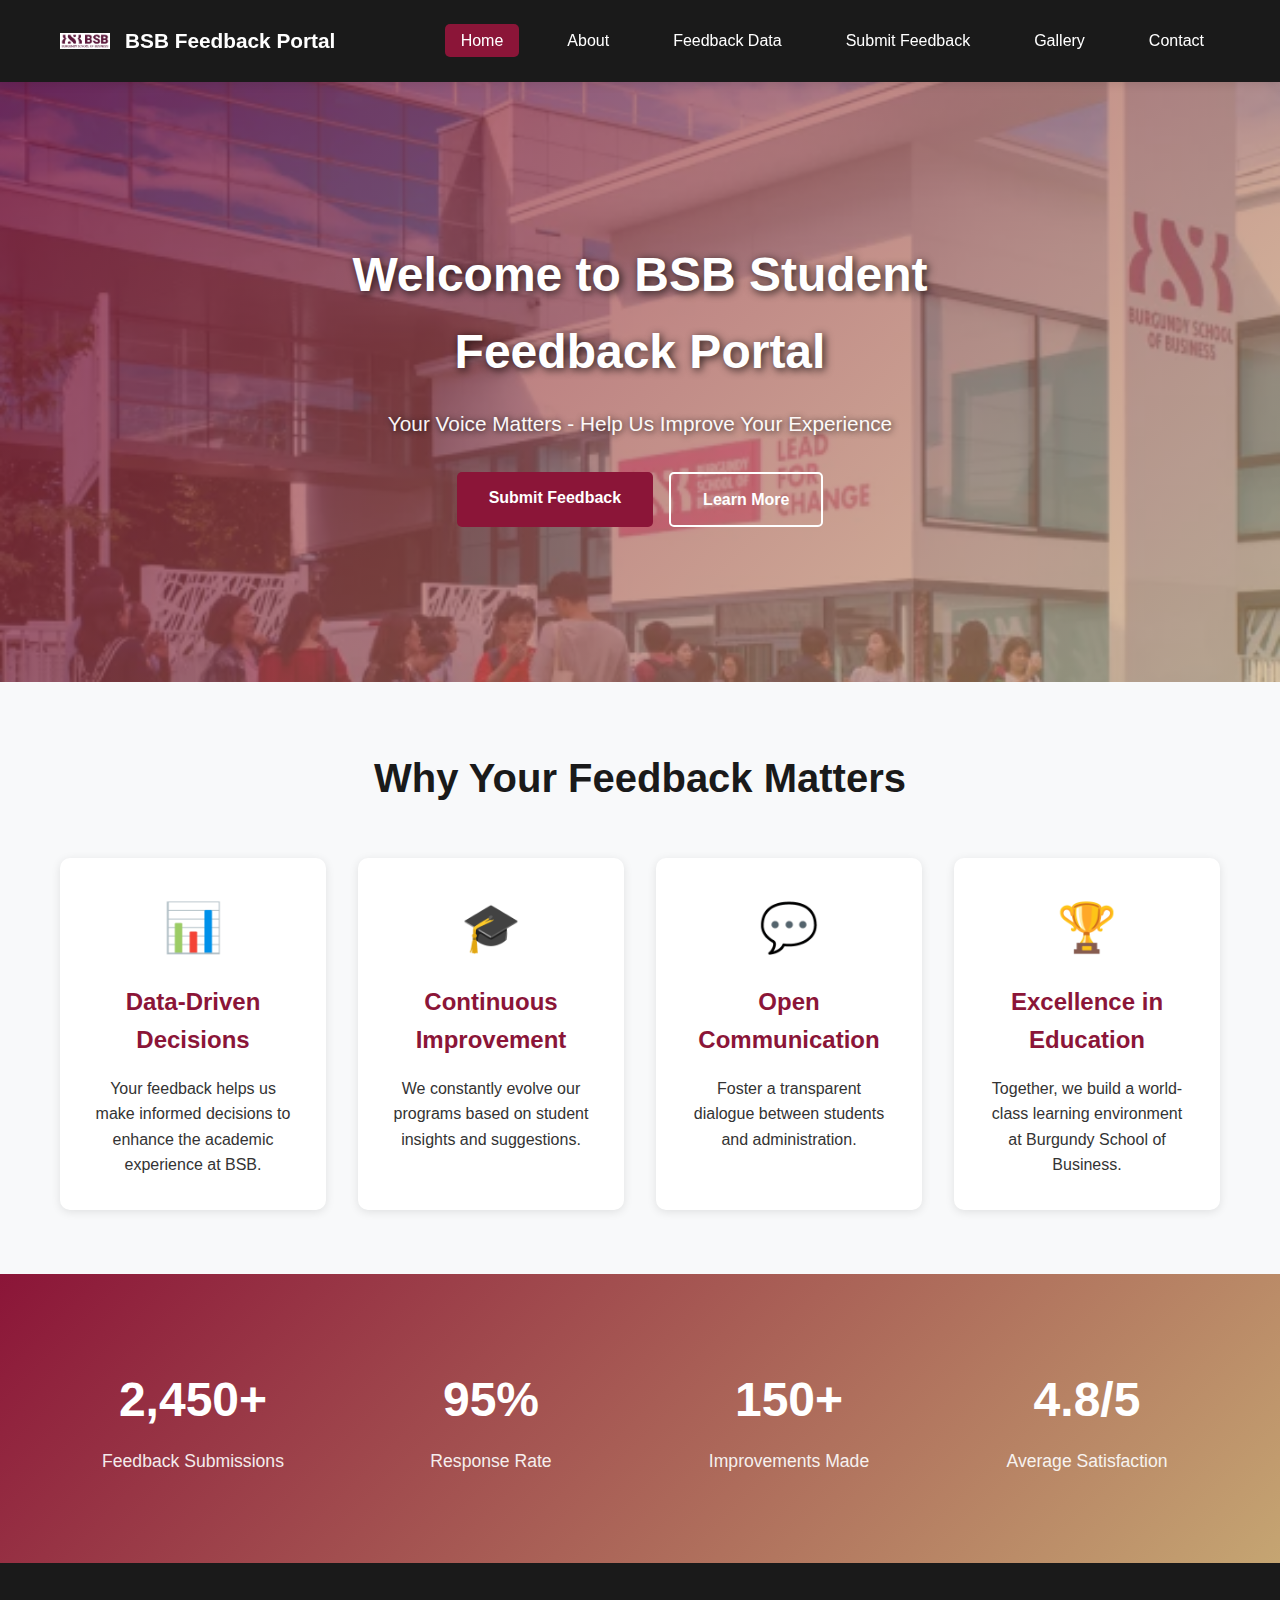
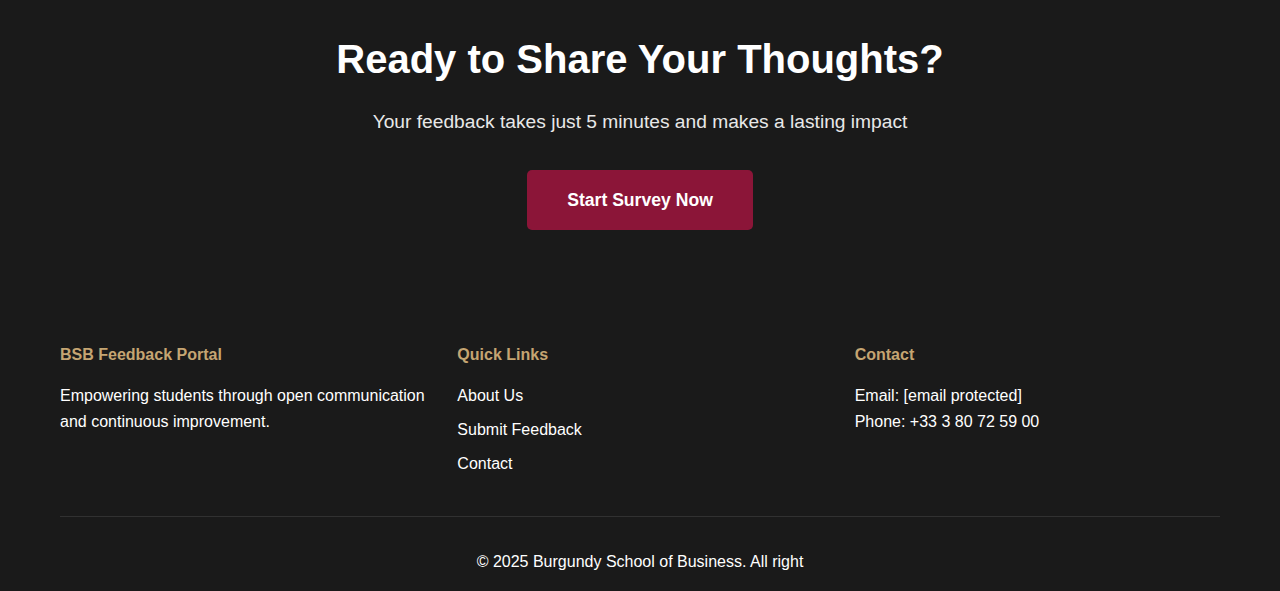
<file: index.html>
<!DOCTYPE html>
<html lang="en">
<head>
    <meta charset="UTF-8">
    <meta name="viewport" content="width=device-width, initial-scale=1.0">
    <title>BSB Student Feedback Portal</title>
    <link rel="stylesheet" href="styles.css">
</head>
<body>
    <!-- Navigation -->
    <nav class="navbar">
        <div class="nav-container">
            <div class="nav-logo">
                <img src="bsb-logo.png" alt="BSB Logo" class="logo-img">
                <span class="logo-text">BSB Feedback Portal</span>
            </div>
            <button class="nav-toggle" id="navToggle">
                <span></span>
                <span></span>
                <span></span>
            </button>
            <ul class="nav-menu" id="navMenu">
                <li><a href="index.html" class="active">Home</a></li>
                <li><a href="about.html">About</a></li>
                <li><a href="data.html">Feedback Data</a></li>
                <li><a href="survey.html">Submit Feedback</a></li>
                <li><a href="gallery.html">Gallery</a></li>
                <li><a href="contact.html">Contact</a></li>
            </ul>
        </div>
    </nav>

    <!-- Hero Section with Background Image -->
    <section class="hero" style="background-image: url('university-background.jpg');">
        <div class="hero-overlay"></div>
        <div class="hero-content">
            <h1 class="hero-title">Welcome to BSB Student Feedback Portal</h1>
            <p class="hero-subtitle">Your Voice Matters - Help Us Improve Your Experience</p>
            <div class="hero-buttons">
                <a href="survey.html" class="btn btn-primary">Submit Feedback</a>
                <a href="about.html" class="btn btn-secondary">Learn More</a>
            </div>
        </div>
    </section>

    <!-- Features Section -->
    <section class="features">
        <div class="container">
            <h2 class="section-title">Why Your Feedback Matters</h2>
            <div class="features-grid">
                <div class="feature-card">
                    <div class="feature-icon">📊</div>
                    <h3>Data-Driven Decisions</h3>
                    <p>Your feedback helps us make informed decisions to enhance the academic experience at BSB.</p>
                </div>
                <div class="feature-card">
                    <div class="feature-icon">🎓</div>
                    <h3>Continuous Improvement</h3>
                    <p>We constantly evolve our programs based on student insights and suggestions.</p>
                </div>
                <div class="feature-card">
                    <div class="feature-icon">💬</div>
                    <h3>Open Communication</h3>
                    <p>Foster a transparent dialogue between students and administration.</p>
                </div>
                <div class="feature-card">
                    <div class="feature-icon">🏆</div>
                    <h3>Excellence in Education</h3>
                    <p>Together, we build a world-class learning environment at Burgundy School of Business.</p>
                </div>
            </div>
        </div>
    </section>

    <!-- Stats Section -->
    <section class="stats">
        <div class="container">
            <div class="stats-grid">
                <div class="stat-item">
                    <h3 class="stat-number">2,450+</h3>
                    <p class="stat-label">Feedback Submissions</p>
                </div>
                <div class="stat-item">
                    <h3 class="stat-number">95%</h3>
                    <p class="stat-label">Response Rate</p>
                </div>
                <div class="stat-item">
                    <h3 class="stat-number">150+</h3>
                    <p class="stat-label">Improvements Made</p>
                </div>
                <div class="stat-item">
                    <h3 class="stat-number">4.8/5</h3>
                    <p class="stat-label">Average Satisfaction</p>
                </div>
            </div>
        </div>
    </section>

    <!-- CTA Section -->
    <section class="cta">
        <div class="container">
            <h2>Ready to Share Your Thoughts?</h2>
            <p>Your feedback takes just 5 minutes and makes a lasting impact</p>
            <a href="survey.html" class="btn btn-primary btn-large">Start Survey Now</a>
        </div>
    </section>

    <!-- Footer -->
    <footer class="footer">
        <div class="container">
            <div class="footer-content">
                <div class="footer-section">
                    <h4>BSB Feedback Portal</h4>
                    <p>Empowering students through open communication and continuous improvement.</p>
                </div>
                <div class="footer-section">
                    <h4>Quick Links</h4>
                    <ul>
                        <li><a href="about.html">About Us</a></li>
                        <li><a href="survey.html">Submit Feedback</a></li>
                        <li><a href="contact.html">Contact</a></li>
                    </ul>
                </div>
                <div class="footer-section">
                    <h4>Contact</h4>
                    <p>Email: <a href="/cdn-cgi/l/email-protection" class="__cf_email__" data-cfemail="e88e8d8d8c8a898b83a88a9b8ac68d8c9d">[email&#160;protected]</a></p>
                    <p>Phone: +33 3 80 72 59 00</p>
                </div>
            </div>
            <div class="footer-bottom">
                <p>&copy; 2025 Burgundy School of Business. All right
</file>
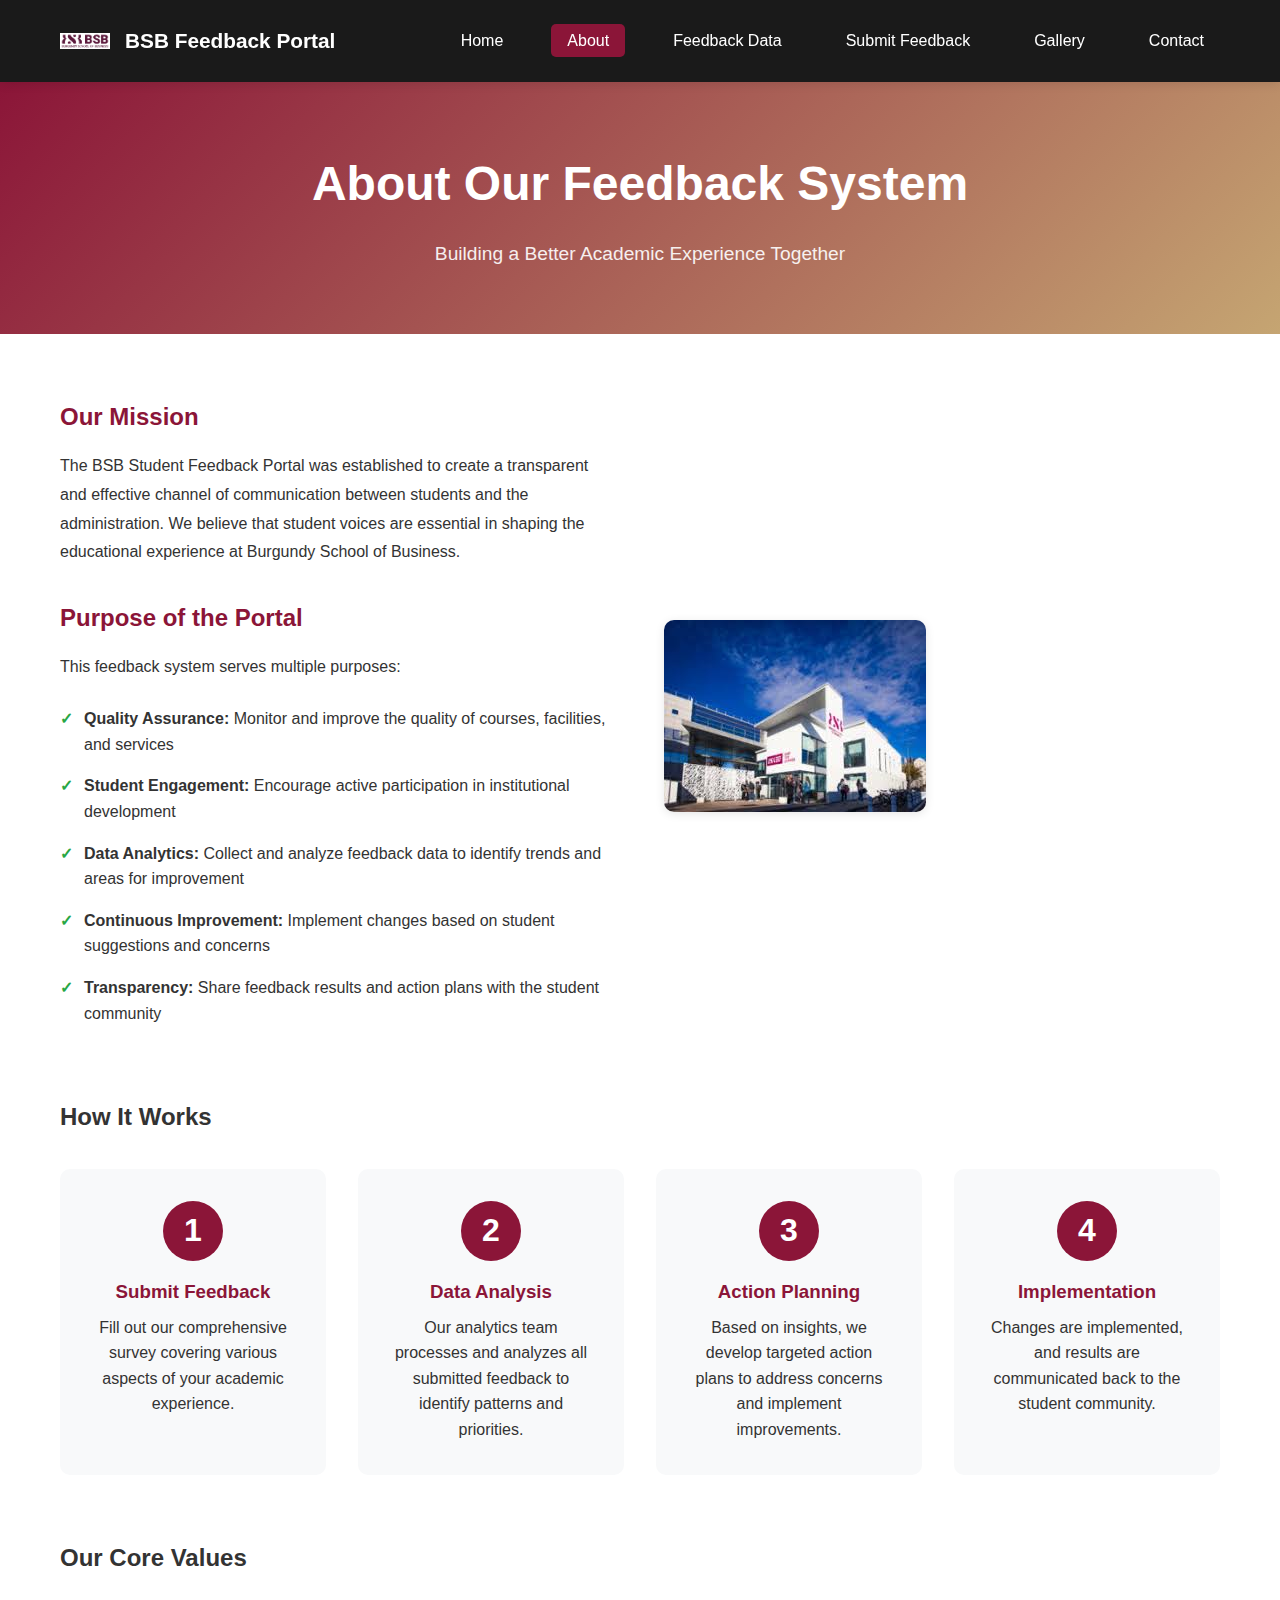
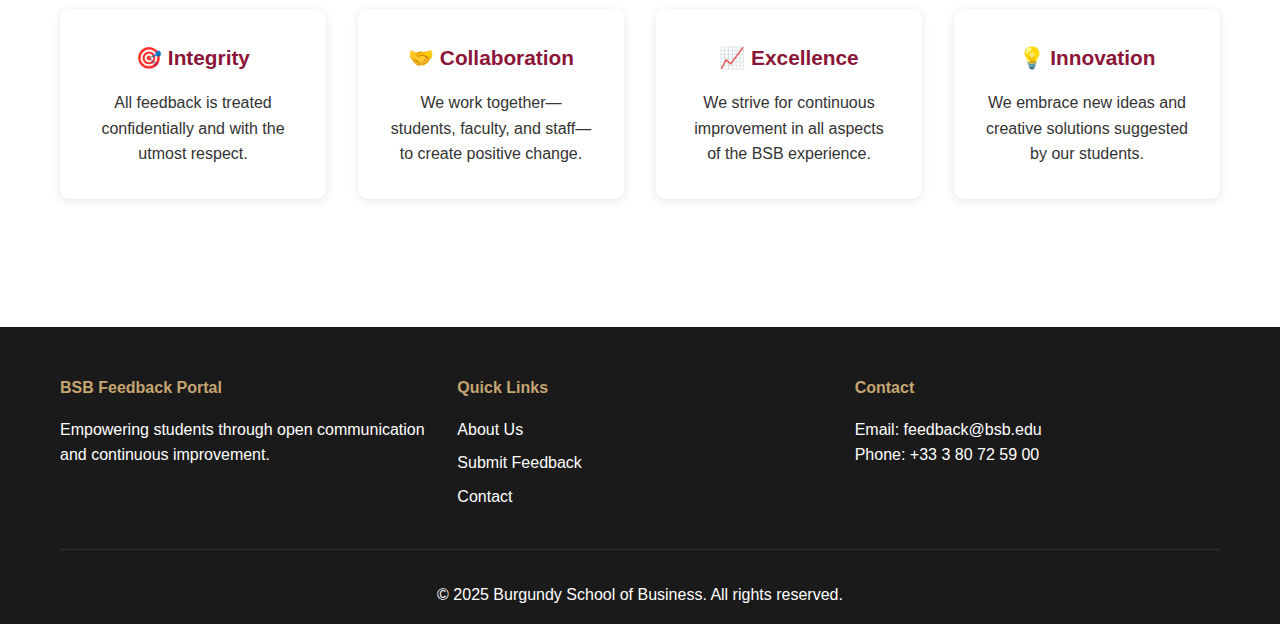
<file: about.html>
<!DOCTYPE html>
<html lang="en">
<head>
    <meta charset="UTF-8">
    <meta name="viewport" content="width=device-width, initial-scale=1.0">
    <title>About - BSB Student Feedback Portal</title>
    <link rel="stylesheet" href="styles.css">
</head>
<body>
    <!-- Navigation -->
    <nav class="navbar">
        <div class="nav-container">
            <div class="nav-logo">
                <img src="bsb-logo.png" alt="BSB Logo" class="logo-img">
                <span class="logo-text">BSB Feedback Portal</span>
            </div>
            <button class="nav-toggle" id="navToggle">
                <span></span>
                <span></span>
                <span></span>
            </button>
            <ul class="nav-menu" id="navMenu">
                <li><a href="index.html">Home</a></li>
                <li><a href="about.html" class="active">About</a></li>
                <li><a href="data.html">Feedback Data</a></li>
                <li><a href="survey.html">Submit Feedback</a></li>
                <li><a href="gallery.html">Gallery</a></li>
                <li><a href="contact.html">Contact</a></li>
            </ul>
        </div>
    </nav>

    <!-- Page Header -->
    <section class="page-header">
        <div class="container">
            <h1>About Our Feedback System</h1>
            <p>Building a Better Academic Experience Together</p>
        </div>
    </section>

    <!-- About Content -->
    <section class="about-content">
        <div class="container">
            <div class="about-grid">
                <div class="about-text">
                    <h2>Our Mission</h2>
                    <p>The BSB Student Feedback Portal was established to create a transparent and effective channel of communication between students and the administration. We believe that student voices are essential in shaping the educational experience at Burgundy School of Business.</p>
                    
                    <h2>Purpose of the Portal</h2>
                    <p>This feedback system serves multiple purposes:</p>
                    <ul class="about-list">
                        <li><strong>Quality Assurance:</strong> Monitor and improve the quality of courses, facilities, and services</li>
                        <li><strong>Student Engagement:</strong> Encourage active participation in institutional development</li>
                        <li><strong>Data Analytics:</strong> Collect and analyze feedback data to identify trends and areas for improvement</li>
                        <li><strong>Continuous Improvement:</strong> Implement changes based on student suggestions and concerns</li>
                        <li><strong>Transparency:</strong> Share feedback results and action plans with the student community</li>
                    </ul>
                </div>
                <div class="about-image">
                    <img src="about-illustration.jpg" alt="About BSB Feedback">
                </div>
            </div>

            <div class="about-process">
                <h2>How It Works</h2>
                <div class="process-grid">
                    <div class="process-step">
                        <div class="step-number">1</div>
                        <h3>Submit Feedback</h3>
                        <p>Fill out our comprehensive survey covering various aspects of your academic experience.</p>
                    </div>
                    <div class="process-step">
                        <div class="step-number">2</div>
                        <h3>Data Analysis</h3>
                        <p>Our analytics team processes and analyzes all submitted feedback to identify patterns and priorities.</p>
                    </div>
                    <div class="process-step">
                        <div class="step-number">3</div>
                        <h3>Action Planning</h3>
                        <p>Based on insights, we develop targeted action plans to address concerns and implement improvements.</p>
                    </div>
                    <div class="process-step">
                        <div class="step-number">4</div>
                        <h3>Implementation</h3>
                        <p>Changes are implemented, and results are communicated back to the student community.</p>
                    </div>
                </div>
            </div>

            <div class="about-values">
                <h2>Our Core Values</h2>
                <div class="values-grid">
                    <div class="value-card">
                        <h3>🎯 Integrity</h3>
                        <p>All feedback is treated confidentially and with the utmost respect.</p>
                    </div>
                    <div class="value-card">
                        <h3>🤝 Collaboration</h3>
                        <p>We work together—students, faculty, and staff—to create positive change.</p>
                    </div>
                    <div class="value-card">
                        <h3>📈 Excellence</h3>
                        <p>We strive for continuous improvement in all aspects of the BSB experience.</p>
                    </div>
                    <div class="value-card">
                        <h3>💡 Innovation</h3>
                        <p>We embrace new ideas and creative solutions suggested by our students.</p>
                    </div>
                </div>
            </div>
        </div>
    </section>

    <!-- Footer -->
    <footer class="footer">
        <div class="container">
            <div class="footer-content">
                <div class="footer-section">
                    <h4>BSB Feedback Portal</h4>
                    <p>Empowering students through open communication and continuous improvement.</p>
                </div>
                <div class="footer-section">
                    <h4>Quick Links</h4>
                    <ul>
                        <li><a href="about.html">About Us</a></li>
                        <li><a href="survey.html">Submit Feedback</a></li>
                        <li><a href="contact.html">Contact</a></li>
                    </ul>
                </div>
                <div class="footer-section">
                    <h4>Contact</h4>
                    <p>Email: feedback@bsb.edu</p>
                    <p>Phone: +33 3 80 72 59 00</p>
                </div>
            </div>
            <div class="footer-bottom">
                <p>&copy; 2025 Burgundy School of Business. All rights reserved.</p>
            </div>
        </div>
    </footer>

    <script src="script.js"></script>
</body>
</html>
</file>
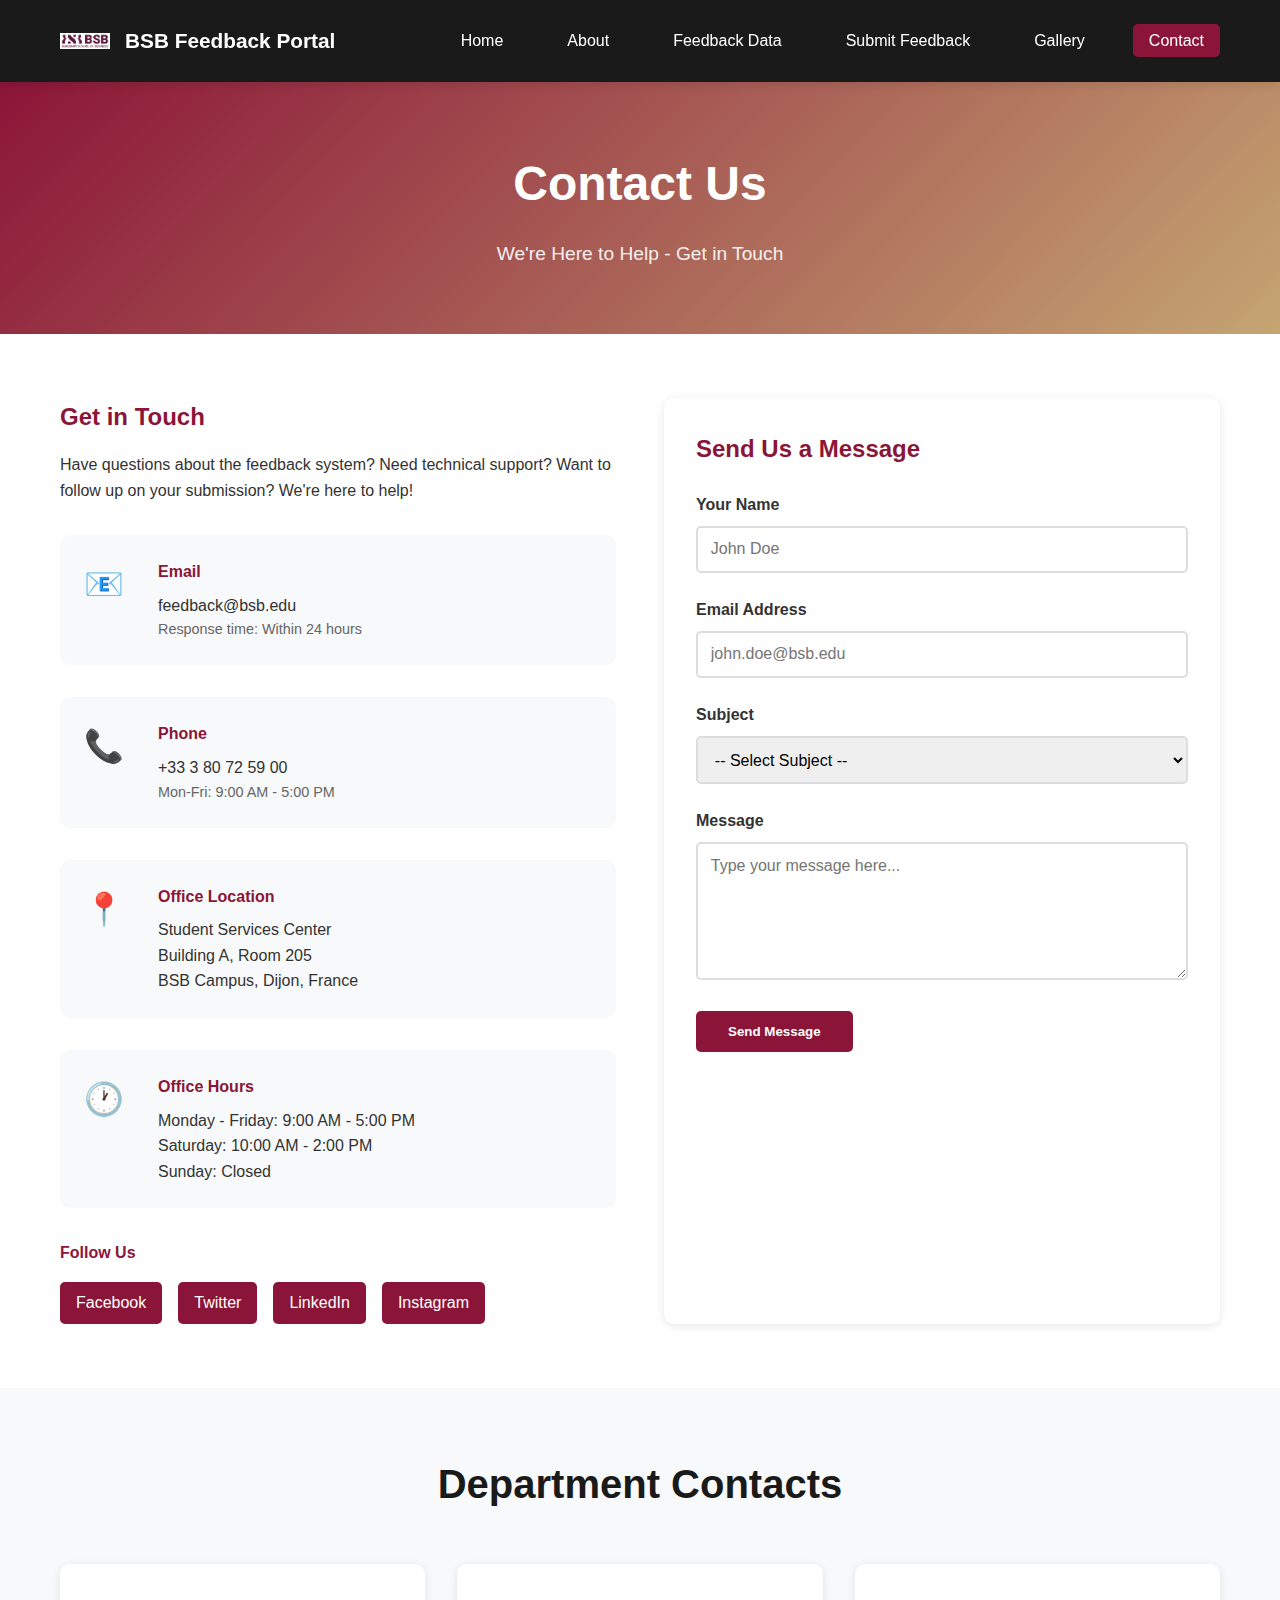
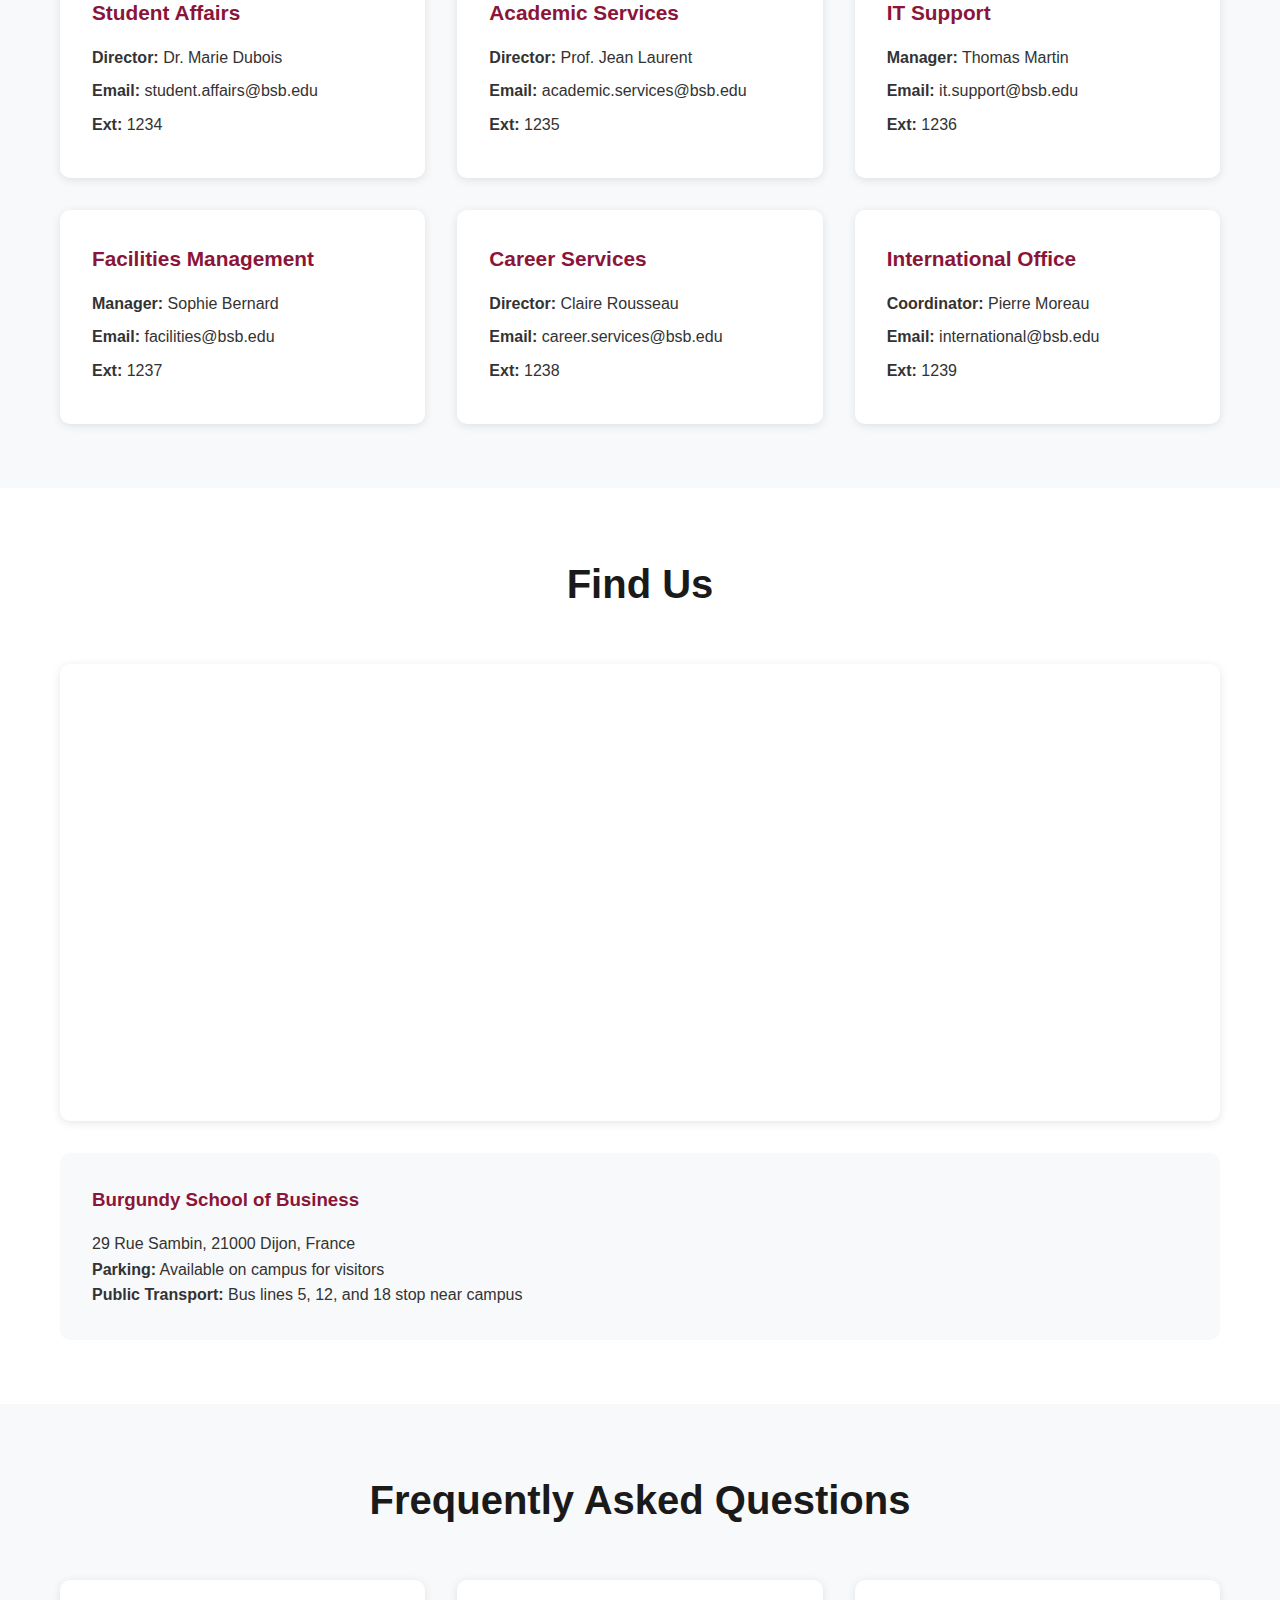
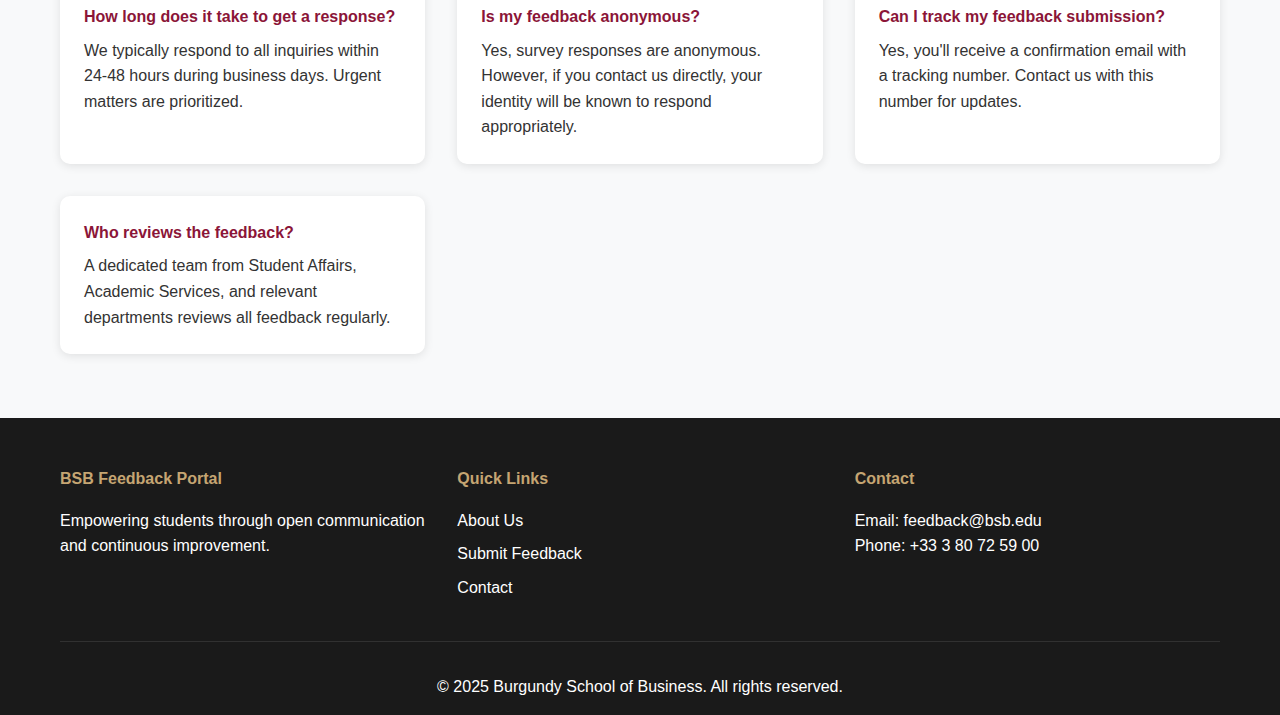
<file: contact.html>
<!DOCTYPE html>
<html lang="en">
<head>
    <meta charset="UTF-8">
    <meta name="viewport" content="width=device-width, initial-scale=1.0">
    <title>Contact - BSB Student Feedback Portal</title>
    <link rel="stylesheet" href="styles.css">
</head>
<body>
    <!-- Navigation -->
    <nav class="navbar">
        <div class="nav-container">
            <div class="nav-logo">
                <img src="bsb-logo.png" alt="BSB Logo" class="logo-img">
                <span class="logo-text">BSB Feedback Portal</span>
            </div>
            <button class="nav-toggle" id="navToggle">
                <span></span>
                <span></span>
                <span></span>
            </button>
            <ul class="nav-menu" id="navMenu">
                <li><a href="index.html">Home</a></li>
                <li><a href="about.html">About</a></li>
                <li><a href="data.html">Feedback Data</a></li>
                <li><a href="survey.html">Submit Feedback</a></li>
                <li><a href="gallery.html">Gallery</a></li>
                <li><a href="contact.html" class="active">Contact</a></li>
            </ul>
        </div>
    </nav>

    <!-- Page Header -->
    <section class="page-header">
        <div class="container">
            <h1>Contact Us</h1>
            <p>We're Here to Help - Get in Touch</p>
        </div>
    </section>

    <!-- Contact Content -->
    <section class="contact-section">
        <div class="container">
            <div class="contact-grid">
                <!-- Contact Information -->
                <div class="contact-info">
                    <h2>Get in Touch</h2>
                    <p>Have questions about the feedback system? Need technical support? Want to follow up on your submission? We're here to help!</p>
                    
                    <div class="contact-details">
                        <div class="contact-item">
                            <div class="contact-icon">📧</div>
                            <div class="contact-text">
                                <h4>Email</h4>
                                <p>feedback@bsb.edu</p>
                                <p class="small-text">Response time: Within 24 hours</p>
                            </div>
                        </div>
                        
                        <div class="contact-item">
                            <div class="contact-icon">📞</div>
                            <div class="contact-text">
                                <h4>Phone</h4>
                                <p>+33 3 80 72 59 00</p>
                                <p class="small-text">Mon-Fri: 9:00 AM - 5:00 PM</p>
                            </div>
                        </div>
                        
                        <div class="contact-item">
                            <div class="contact-icon">📍</div>
                            <div class="contact-text">
                                <h4>Office Location</h4>
                                <p>Student Services Center</p>
                                <p>Building A, Room 205</p>
                                <p>BSB Campus, Dijon, France</p>
                            </div>
                        </div>
                        
                        <div class="contact-item">
                            <div class="contact-icon">🕐</div>
                            <div class="contact-text">
                                <h4>Office Hours</h4>
                                <p>Monday - Friday: 9:00 AM - 5:00 PM</p>
                                <p>Saturday: 10:00 AM - 2:00 PM</p>
                                <p>Sunday: Closed</p>
                            </div>
                        </div>
                    </div>

                    <div class="social-links">
                        <h4>Follow Us</h4>
                        <div class="social-icons">
                            <a href="#" class="social-icon">Facebook</a>
                            <a href="#" class="social-icon">Twitter</a>
                            <a href="#" class="social-icon">LinkedIn</a>
                            <a href="#" class="social-icon">Instagram</a>
                        </div>
                    </div>
                </div>

                <!-- Contact Form -->
                <div class="contact-form-wrapper">
                    <h2>Send Us a Message</h2>
                    <div class="quick-contact-form">
                        <div class="form-group">
                            <label for="contactName">Your Name</label>
                            <input type="text" id="contactName" name="contactName" placeholder="John Doe" required>
                        </div>
                        
                        <div class="form-group">
                            <label for="contactEmail">Email Address</label>
                            <input type="email" id="contactEmail" name="contactEmail" placeholder="john.doe@bsb.edu" required>
                        </div>
                        
                        <div class="form-group">
                            <label for="subject">Subject</label>
                            <select id="subject" name="subject" required>
                                <option value="">-- Select Subject --</option>
                                <option value="general">General Inquiry</option>
                                <option value="technical">Technical Support</option>
                                <option value="followup">Follow-up on Feedback</option>
                                <option value="suggestion">Suggestion</option>
                                <option value="complaint">Complaint</option>
                                <option value="other">Other</option>
                            </select>
                        </div>
                        
                        <div class="form-group">
                            <label for="message">Message</label>
                            <textarea id="message" name="message" rows="6" placeholder="Type your message here..." required></textarea>
                        </div>
                        
                        <button type="button" class="btn btn-primary">Send Message</button>
                    </div>
                </div>
            </div>
        </div>
    </section>

    <!-- Department Contacts -->
    <section class="departments-section">
        <div class="container">
            <h2 class="section-title">Department Contacts</h2>
            <div class="departments-grid">
                <div class="department-card">
                    <h3>Student Affairs</h3>
                    <p><strong>Director:</strong> Dr. Marie Dubois</p>
                    <p><strong>Email:</strong> student.affairs@bsb.edu</p>
                    <p><strong>Ext:</strong> 1234</p>
                </div>
                
                <div class="department-card">
                    <h3>Academic Services</h3>
                    <p><strong>Director:</strong> Prof. Jean Laurent</p>
                    <p><strong>Email:</strong> academic.services@bsb.edu</p>
                    <p><strong>Ext:</strong> 1235</p>
                </div>
                
                <div class="department-card">
                    <h3>IT Support</h3>
                    <p><strong>Manager:</strong> Thomas Martin</p>
                    <p><strong>Email:</strong> it.support@bsb.edu</p>
                    <p><strong>Ext:</strong> 1236</p>
                </div>
                
                <div class="department-card">
                    <h3>Facilities Management</h3>
                    <p><strong>Manager:</strong> Sophie Bernard</p>
                    <p><strong>Email:</strong> facilities@bsb.edu</p>
                    <p><strong>Ext:</strong> 1237</p>
                </div>
                
                <div class="department-card">
                    <h3>Career Services</h3>
                    <p><strong>Director:</strong> Claire Rousseau</p>
                    <p><strong>Email:</strong> career.services@bsb.edu</p>
                    <p><strong>Ext:</strong> 1238</p>
                </div>
                
                <div class="department-card">
                    <h3>International Office</h3>
                    <p><strong>Coordinator:</strong> Pierre Moreau</p>
                    <p><strong>Email:</strong> international@bsb.edu</p>
                    <p><strong>Ext:</strong> 1239</p>
                </div>
            </div>
        </div>
    </section>

    <!-- Map Section -->
    <section class="map-section">
        <div class="container">
            <h2 class="section-title">Find Us</h2>
            <div class="map-container">
                <iframe 
                    src="https://www.google.com/maps/embed?pb=!1m18!1m12!1m3!1d2700.987654321098!2d5.041479!3d47.322047!2m3!1f0!2f0!3f0!3m2!1i1024!2i768!4f13.1!3m3!1m2!1s0x0%3A0x0!2zNDfCsDE5JzE5LjQiTiA1wrAwMicyOS4zIkU!5e0!3m2!1sen!2sfr!4v1234567890123!5m2!1sen!2sfr"
                    width="100%" 
                    height="450" 
                    style="border:0;" 
                    allowfullscreen="" 
                    loading="lazy" 
                    referrerpolicy="no-referrer-when-downgrade">
                </iframe>
            </div>
            <div class="map-info">
                <h3>Burgundy School of Business</h3>
                <p>29 Rue Sambin, 21000 Dijon, France</p>
                <p><strong>Parking:</strong> Available on campus for visitors</p>
                <p><strong>Public Transport:</strong> Bus lines 5, 12, and 18 stop near campus</p>
            </div>
        </div>
    </section>

    <!-- FAQ Section -->
    <section class="faq-section">
        <div class="container">
            <h2 class="section-title">Frequently Asked Questions</h2>
            <div class="faq-grid">
                <div class="faq-item">
                    <h4>How long does it take to get a response?</h4>
                    <p>We typically respond to all inquiries within 24-48 hours during business days. Urgent matters are prioritized.</p>
                </div>
                
                <div class="faq-item">
                    <h4>Is my feedback anonymous?</h4>
                    <p>Yes, survey responses are anonymous. However, if you contact us directly, your identity will be known to respond appropriately.</p>
                </div>
                
                <div class="faq-item">
                    <h4>Can I track my feedback submission?</h4>
                    <p>Yes, you'll receive a confirmation email with a tracking number. Contact us with this number for updates.</p>
                </div>
                
                <div class="faq-item">
                    <h4>Who reviews the feedback?</h4>
                    <p>A dedicated team from Student Affairs, Academic Services, and relevant departments reviews all feedback regularly.</p>
                </div>
            </div>
        </div>
    </section>

    <!-- Footer -->
    <footer class="footer">
        <div class="container">
            <div class="footer-content">
                <div class="footer-section">
                    <h4>BSB Feedback Portal</h4>
                    <p>Empowering students through open communication and continuous improvement.</p>
                </div>
                <div class="footer-section">
                    <h4>Quick Links</h4>
                    <ul>
                        <li><a href="about.html">About Us</a></li>
                        <li><a href="survey.html">Submit Feedback</a></li>
                        <li><a href="contact.html">Contact</a></li>
                    </ul>
                </div>
                <div class="footer-section">
                    <h4>Contact</h4>
                    <p>Email: feedback@bsb.edu</p>
                    <p>Phone: +33 3 80 72 59 00</p>
                </div>
            </div>
            <div class="footer-bottom">
                <p>&copy; 2025 Burgundy School of Business. All rights reserved.</p>
            </div>
        </div>
    </footer>

    <script src="script.js"></script>
</body>
</html>
</file>
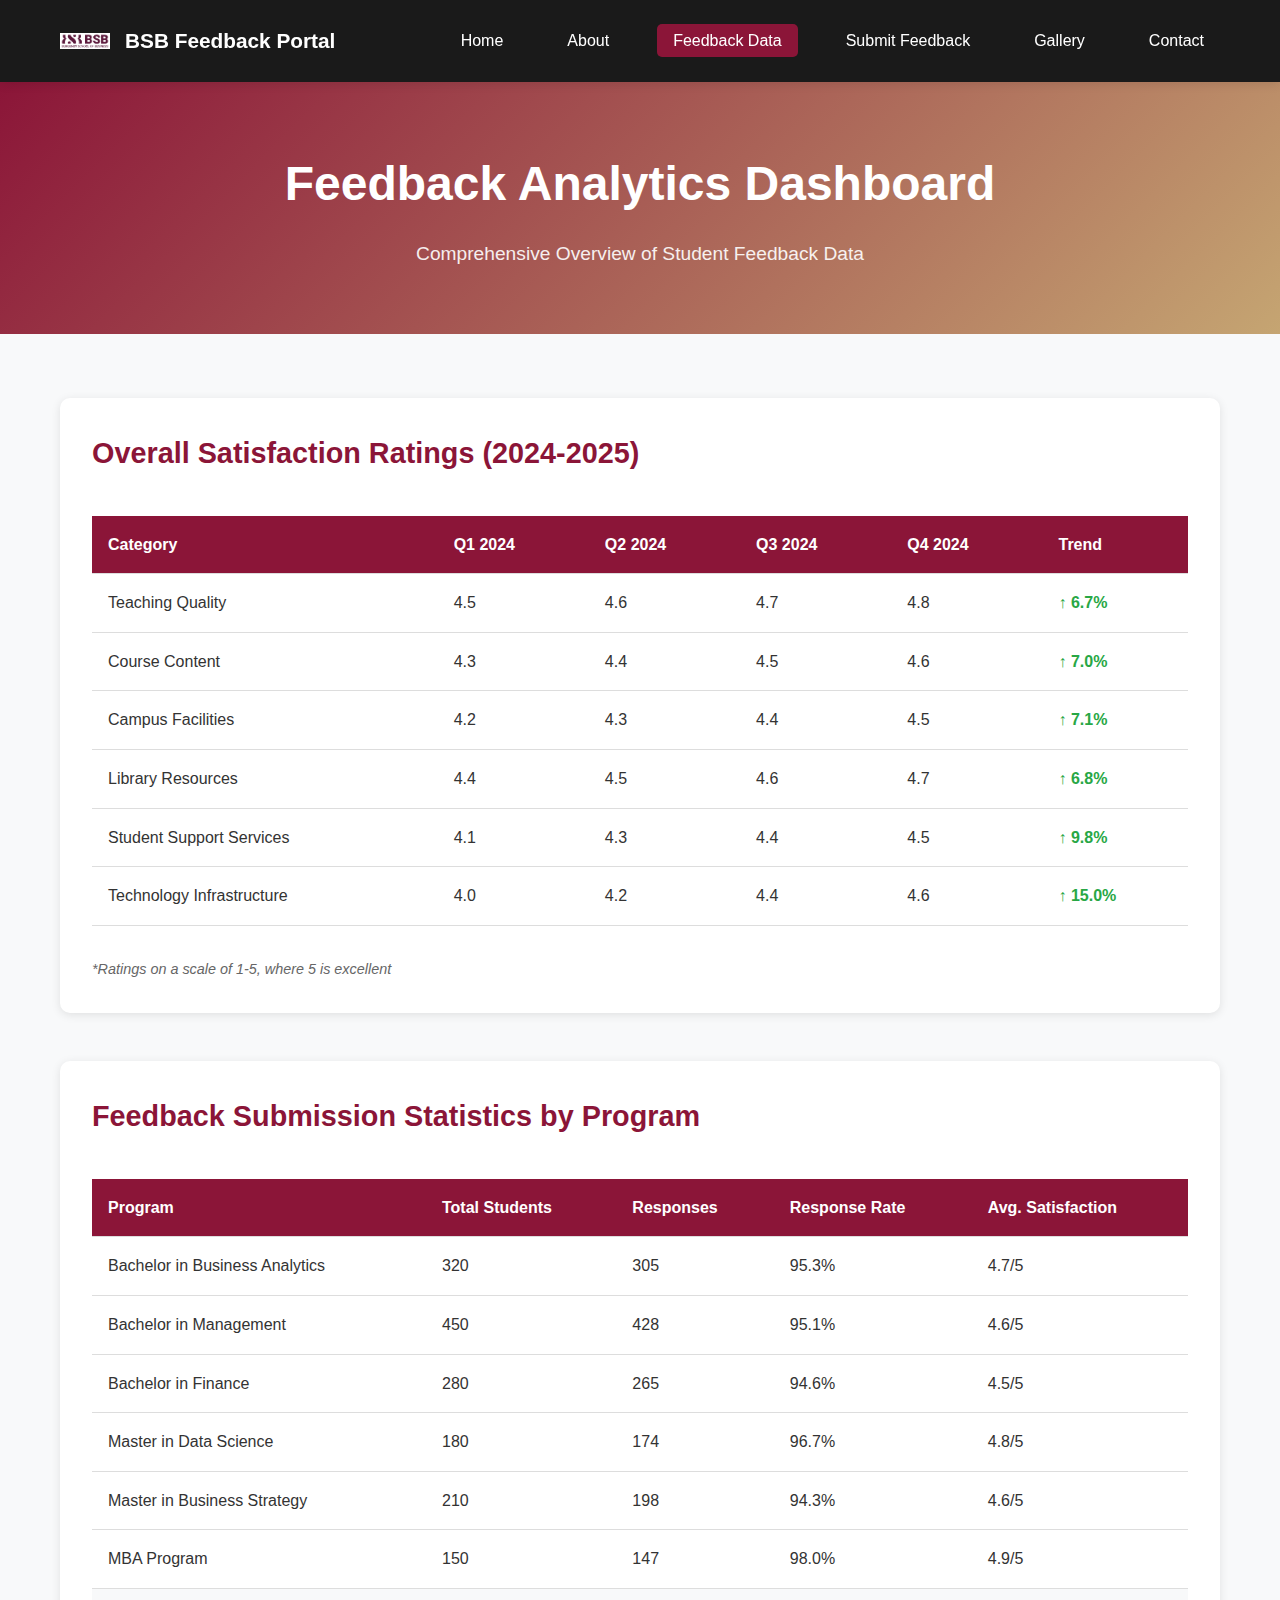
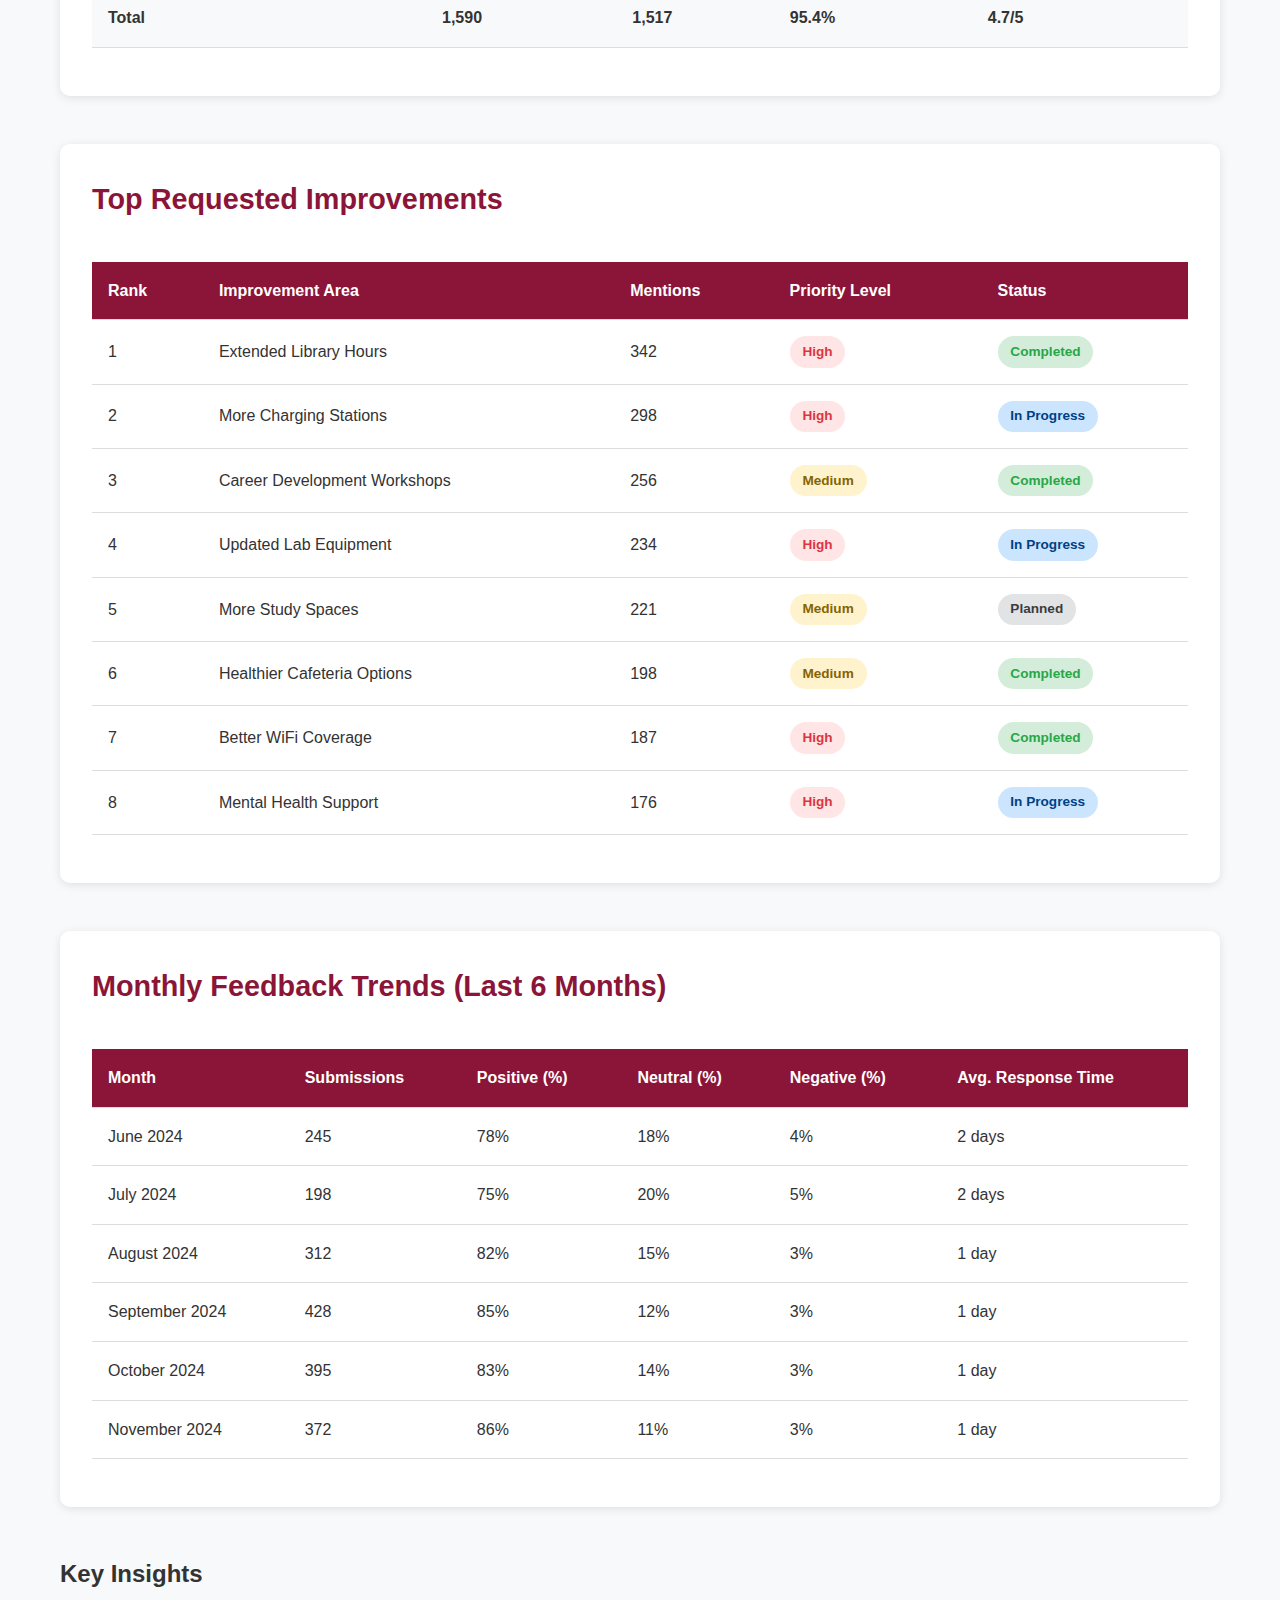
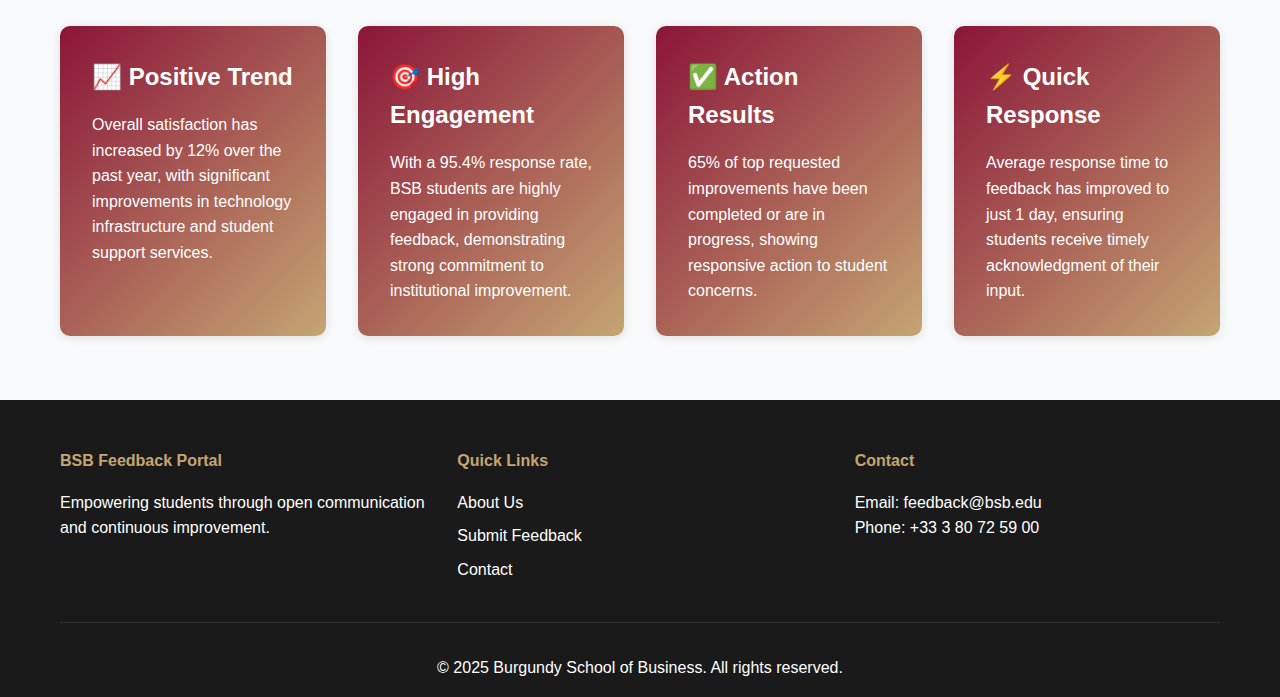
<file: data.html>
<!DOCTYPE html>
<html lang="en">
<head>
    <meta charset="UTF-8">
    <meta name="viewport" content="width=device-width, initial-scale=1.0">
    <title>Feedback Data - BSB Student Feedback Portal</title>
    <link rel="stylesheet" href="styles.css">
</head>
<body>
    <!-- Navigation -->
    <nav class="navbar">
        <div class="nav-container">
            <div class="nav-logo">
                <img src="bsb-logo.png" alt="BSB Logo" class="logo-img">
                <span class="logo-text">BSB Feedback Portal</span>
            </div>
            <button class="nav-toggle" id="navToggle">
                <span></span>
                <span></span>
                <span></span>
            </button>
            <ul class="nav-menu" id="navMenu">
                <li><a href="index.html">Home</a></li>
                <li><a href="about.html">About</a></li>
                <li><a href="data.html" class="active">Feedback Data</a></li>
                <li><a href="survey.html">Submit Feedback</a></li>
                <li><a href="gallery.html">Gallery</a></li>
                <li><a href="contact.html">Contact</a></li>
            </ul>
        </div>
    </nav>

    <!-- Page Header -->
    <section class="page-header">
        <div class="container">
            <h1>Feedback Analytics Dashboard</h1>
            <p>Comprehensive Overview of Student Feedback Data</p>
        </div>
    </section>

    <!-- Data Content -->
    <section class="data-section">
        <div class="container">
            <!-- Overall Satisfaction Table -->
            <div class="data-card">
                <h2>Overall Satisfaction Ratings (2024-2025)</h2>
                <div class="table-responsive">
                    <table class="data-table">
                        <thead>
                            <tr>
                                <th>Category</th>
                                <th>Q1 2024</th>
                                <th>Q2 2024</th>
                                <th>Q3 2024</th>
                                <th>Q4 2024</th>
                                <th>Trend</th>
                            </tr>
                        </thead>
                        <tbody>
                            <tr>
                                <td>Teaching Quality</td>
                                <td>4.5</td>
                                <td>4.6</td>
                                <td>4.7</td>
                                <td>4.8</td>
                                <td class="trend-up">↑ 6.7%</td>
                            </tr>
                            <tr>
                                <td>Course Content</td>
                                <td>4.3</td>
                                <td>4.4</td>
                                <td>4.5</td>
                                <td>4.6</td>
                                <td class="trend-up">↑ 7.0%</td>
                            </tr>
                            <tr>
                                <td>Campus Facilities</td>
                                <td>4.2</td>
                                <td>4.3</td>
                                <td>4.4</td>
                                <td>4.5</td>
                                <td class="trend-up">↑ 7.1%</td>
                            </tr>
                            <tr>
                                <td>Library Resources</td>
                                <td>4.4</td>
                                <td>4.5</td>
                                <td>4.6</td>
                                <td>4.7</td>
                                <td class="trend-up">↑ 6.8%</td>
                            </tr>
                            <tr>
                                <td>Student Support Services</td>
                                <td>4.1</td>
                                <td>4.3</td>
                                <td>4.4</td>
                                <td>4.5</td>
                                <td class="trend-up">↑ 9.8%</td>
                            </tr>
                            <tr>
                                <td>Technology Infrastructure</td>
                                <td>4.0</td>
                                <td>4.2</td>
                                <td>4.4</td>
                                <td>4.6</td>
                                <td class="trend-up">↑ 15.0%</td>
                            </tr>
                        </tbody>
                    </table>
                </div>
                <p class="table-note">*Ratings on a scale of 1-5, where 5 is excellent</p>
            </div>

            <!-- Feedback Submission Statistics -->
            <div class="data-card">
                <h2>Feedback Submission Statistics by Program</h2>
                <div class="table-responsive">
                    <table class="data-table">
                        <thead>
                            <tr>
                                <th>Program</th>
                                <th>Total Students</th>
                                <th>Responses</th>
                                <th>Response Rate</th>
                                <th>Avg. Satisfaction</th>
                            </tr>
                        </thead>
                        <tbody>
                            <tr>
                                <td>Bachelor in Business Analytics</td>
                                <td>320</td>
                                <td>305</td>
                                <td>95.3%</td>
                                <td>4.7/5</td>
                            </tr>
                            <tr>
                                <td>Bachelor in Management</td>
                                <td>450</td>
                                <td>428</td>
                                <td>95.1%</td>
                                <td>4.6/5</td>
                            </tr>
                            <tr>
                                <td>Bachelor in Finance</td>
                                <td>280</td>
                                <td>265</td>
                                <td>94.6%</td>
                                <td>4.5/5</td>
                            </tr>
                            <tr>
                                <td>Master in Data Science</td>
                                <td>180</td>
                                <td>174</td>
                                <td>96.7%</td>
                                <td>4.8/5</td>
                            </tr>
                            <tr>
                                <td>Master in Business Strategy</td>
                                <td>210</td>
                                <td>198</td>
                                <td>94.3%</td>
                                <td>4.6/5</td>
                            </tr>
                            <tr>
                                <td>MBA Program</td>
                                <td>150</td>
                                <td>147</td>
                                <td>98.0%</td>
                                <td>4.9/5</td>
                            </tr>
                        </tbody>
                        <tfoot>
                            <tr class="table-total">
                                <td><strong>Total</strong></td>
                                <td><strong>1,590</strong></td>
                                <td><strong>1,517</strong></td>
                                <td><strong>95.4%</strong></td>
                                <td><strong>4.7/5</strong></td>
                            </tr>
                        </tfoot>
                    </table>
                </div>
            </div>

            <!-- Top Improvement Areas -->
            <div class="data-card">
                <h2>Top Requested Improvements</h2>
                <div class="table-responsive">
                    <table class="data-table">
                        <thead>
                            <tr>
                                <th>Rank</th>
                                <th>Improvement Area</th>
                                <th>Mentions</th>
                                <th>Priority Level</th>
                                <th>Status</th>
                            </tr>
                        </thead>
                        <tbody>
                            <tr>
                                <td>1</td>
                                <td>Extended Library Hours</td>
                                <td>342</td>
                                <td><span class="badge badge-high">High</span></td>
                                <td><span class="badge badge-completed">Completed</span></td>
                            </tr>
                            <tr>
                                <td>2</td>
                                <td>More Charging Stations</td>
                                <td>298</td>
                                <td><span class="badge badge-high">High</span></td>
                                <td><span class="badge badge-progress">In Progress</span></td>
                            </tr>
                            <tr>
                                <td>3</td>
                                <td>Career Development Workshops</td>
                                <td>256</td>
                                <td><span class="badge badge-medium">Medium</span></td>
                                <td><span class="badge badge-completed">Completed</span></td>
                            </tr>
                            <tr>
                                <td>4</td>
                                <td>Updated Lab Equipment</td>
                                <td>234</td>
                                <td><span class="badge badge-high">High</span></td>
                                <td><span class="badge badge-progress">In Progress</span></td>
                            </tr>
                            <tr>
                                <td>5</td>
                                <td>More Study Spaces</td>
                                <td>221</td>
                                <td><span class="badge badge-medium">Medium</span></td>
                                <td><span class="badge badge-planned">Planned</span></td>
                            </tr>
                            <tr>
                                <td>6</td>
                                <td>Healthier Cafeteria Options</td>
                                <td>198</td>
                                <td><span class="badge badge-medium">Medium</span></td>
                                <td><span class="badge badge-completed">Completed</span></td>
                            </tr>
                            <tr>
                                <td>7</td>
                                <td>Better WiFi Coverage</td>
                                <td>187</td>
                                <td><span class="badge badge-high">High</span></td>
                                <td><span class="badge badge-completed">Completed</span></td>
                            </tr>
                            <tr>
                                <td>8</td>
                                <td>Mental Health Support</td>
                                <td>176</td>
                                <td><span class="badge badge-high">High</span></td>
                                <td><span class="badge badge-progress">In Progress</span></td>
                            </tr>
                        </tbody>
                    </table>
                </div>
            </div>

            <!-- Monthly Response Trends -->
            <div class="data-card">
                <h2>Monthly Feedback Trends (Last 6 Months)</h2>
                <div class="table-responsive">
                    <table class="data-table">
                        <thead>
                            <tr>
                                <th>Month</th>
                                <th>Submissions</th>
                                <th>Positive (%)</th>
                                <th>Neutral (%)</th>
                                <th>Negative (%)</th>
                                <th>Avg. Response Time</th>
                            </tr>
                        </thead>
                        <tbody>
                            <tr>
                                <td>June 2024</td>
                                <td>245</td>
                                <td>78%</td>
                                <td>18%</td>
                                <td>4%</td>
                                <td>2 days</td>
                            </tr>
                            <tr>
                                <td>July 2024</td>
                                <td>198</td>
                                <td>75%</td>
                                <td>20%</td>
                                <td>5%</td>
                                <td>2 days</td>
                            </tr>
                            <tr>
                                <td>August 2024</td>
                                <td>312</td>
                                <td>82%</td>
                                <td>15%</td>
                                <td>3%</td>
                                <td>1 day</td>
                            </tr>
                            <tr>
                                <td>September 2024</td>
                                <td>428</td>
                                <td>85%</td>
                                <td>12%</td>
                                <td>3%</td>
                                <td>1 day</td>
                            </tr>
                            <tr>
                                <td>October 2024</td>
                                <td>395</td>
                                <td>83%</td>
                                <td>14%</td>
                                <td>3%</td>
                                <td>1 day</td>
                            </tr>
                            <tr>
                                <td>November 2024</td>
                                <td>372</td>
                                <td>86%</td>
                                <td>11%</td>
                                <td>3%</td>
                                <td>1 day</td>
                            </tr>
                        </tbody>
                    </table>
                </div>
            </div>

            <!-- Summary Insights -->
            <div class="insights-section">
                <h2>Key Insights</h2>
                <div class="insights-grid">
                    <div class="insight-card">
                        <h3>📈 Positive Trend</h3>
                        <p>Overall satisfaction has increased by 12% over the past year, with significant improvements in technology infrastructure and student support services.</p>
                    </div>
                    <div class="insight-card">
                        <h3>🎯 High Engagement</h3>
                        <p>With a 95.4% response rate, BSB students are highly engaged in providing feedback, demonstrating strong commitment to institutional improvement.</p>
                    </div>
                    <div class="insight-card">
                        <h3>✅ Action Results</h3>
                        <p>65% of top requested improvements have been completed or are in progress, showing responsive action to student concerns.</p>
                    </div>
                    <div class="insight-card">
                        <h3>⚡ Quick Response</h3>
                        <p>Average response time to feedback has improved to just 1 day, ensuring students receive timely acknowledgment of their input.</p>
                    </div>
                </div>
            </div>
        </div>
    </section>

    <!-- Footer -->
    <footer class="footer">
        <div class="container">
            <div class="footer-content">
                <div class="footer-section">
                    <h4>BSB Feedback Portal</h4>
                    <p>Empowering students through open communication and continuous improvement.</p>
                </div>
                <div class="footer-section">
                    <h4>Quick Links</h4>
                    <ul>
                        <li><a href="about.html">About Us</a></li>
                        <li><a href="survey.html">Submit Feedback</a></li>
                        <li><a href="contact.html">Contact</a></li>
                    </ul>
                </div>
                <div class="footer-section">
                    <h4>Contact</h4>
                    <p>Email: feedback@bsb.edu</p>
                    <p>Phone: +33 3 80 72 59 00</p>
                </div>
            </div>
            <div class="footer-bottom">
                <p>&copy; 2025 Burgundy School of Business. All rights reserved.</p>
            </div>
        </div>
    </footer>

    <script src="script.js"></script>
</body>
</html>
</file>
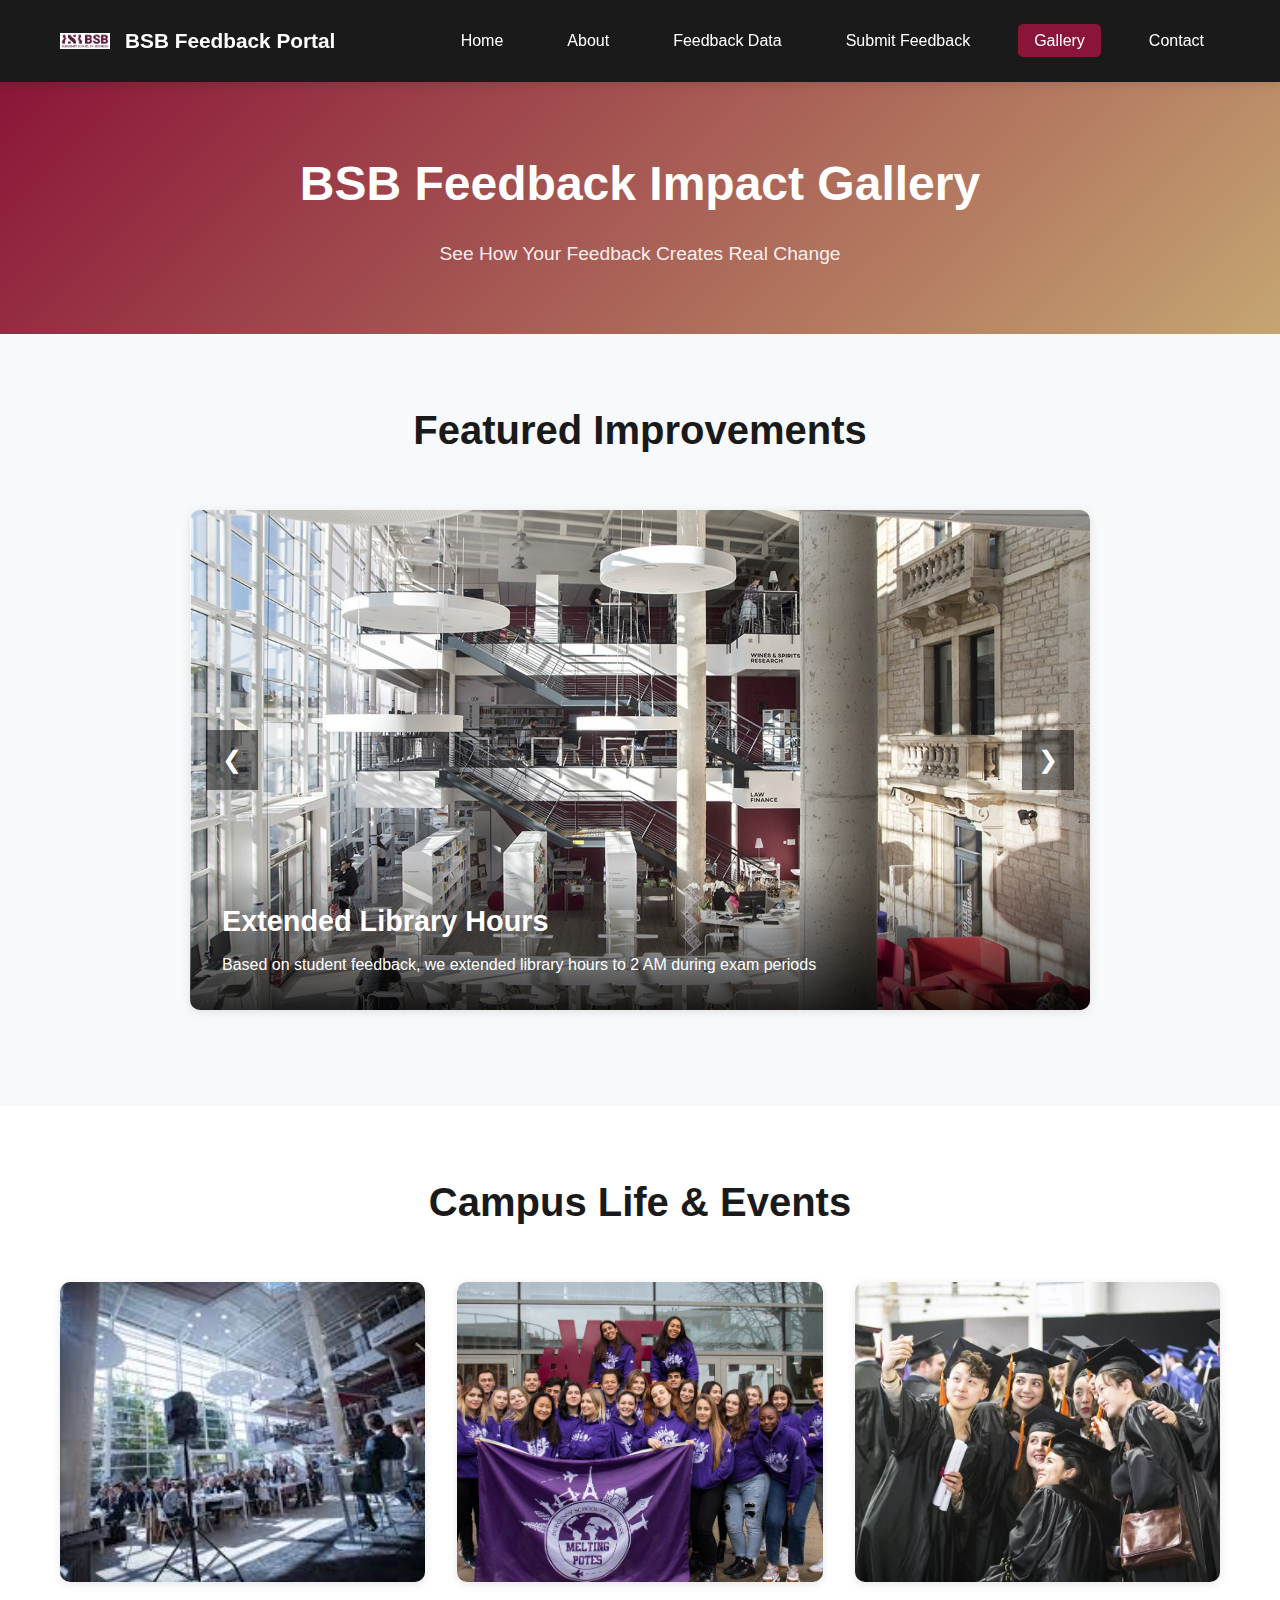
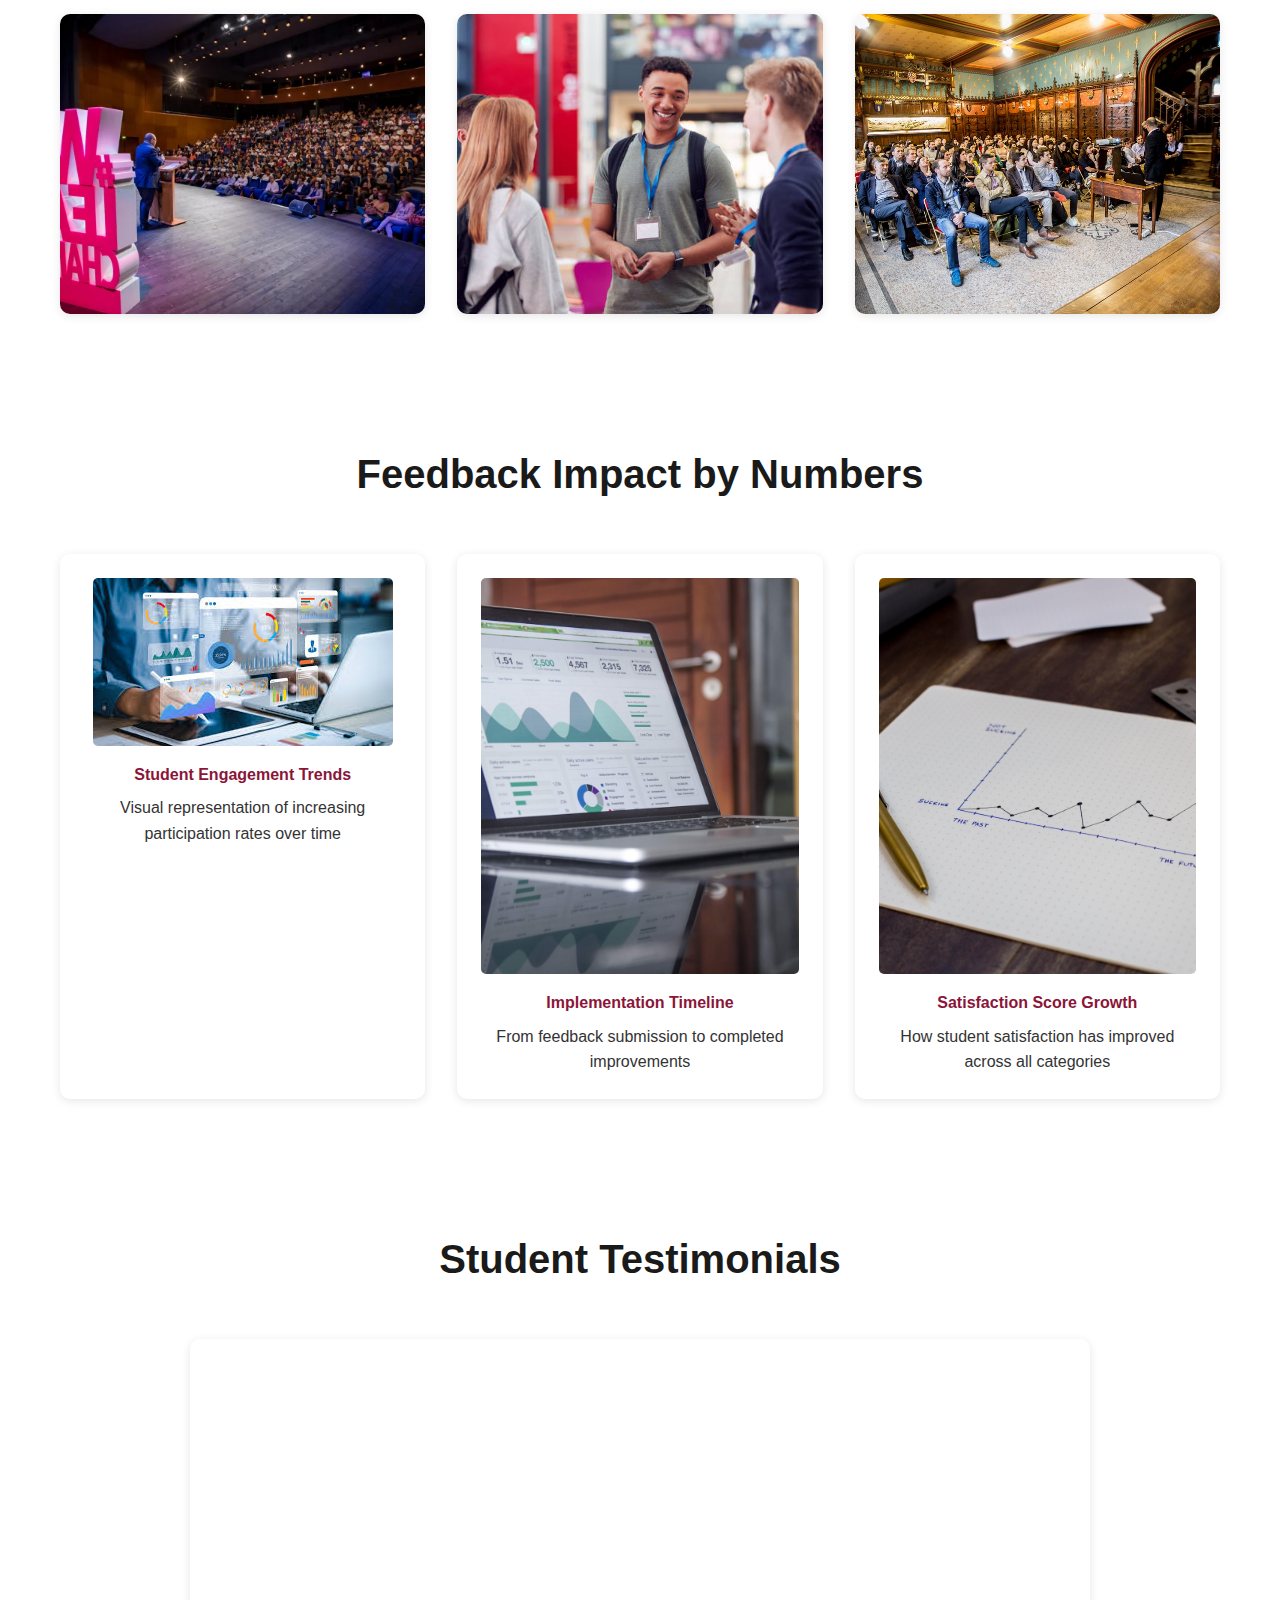
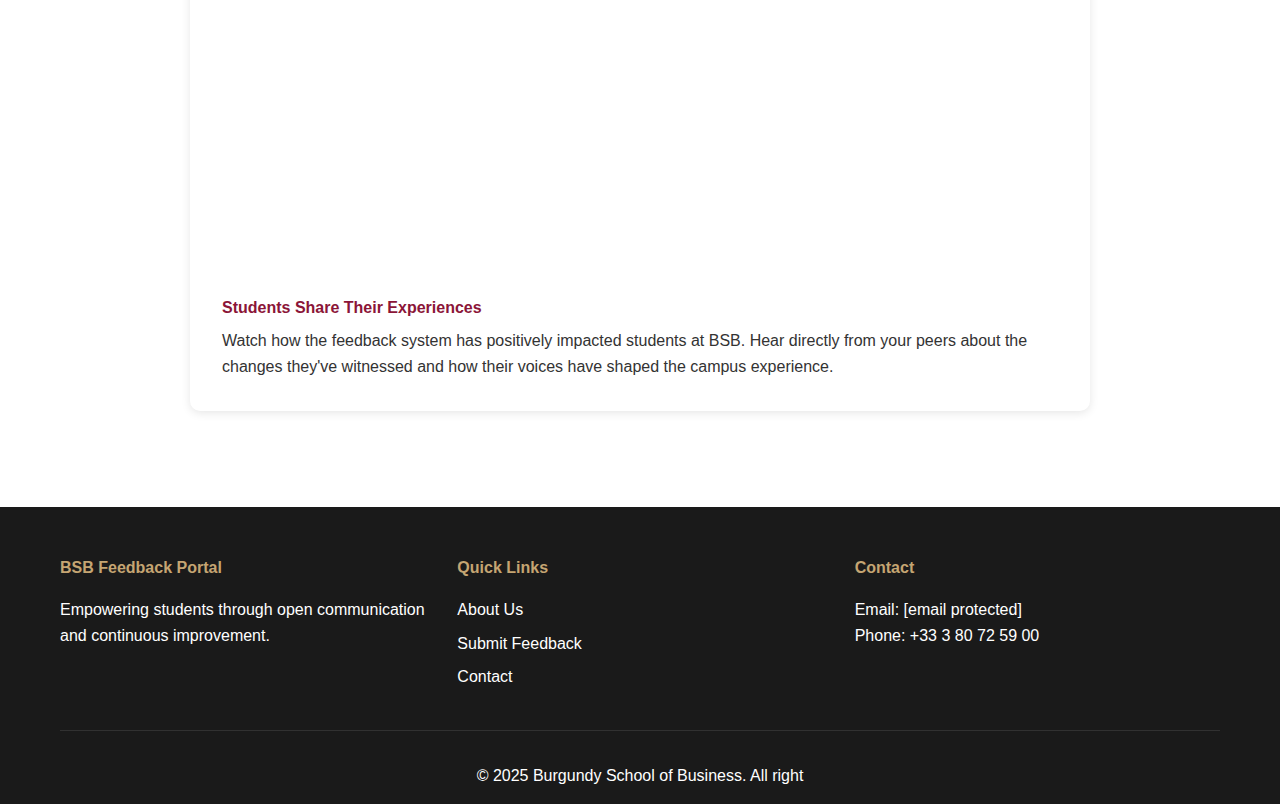
<file: gallery.html>
<!DOCTYPE html>
<html lang="en">
<head>
    <meta charset="UTF-8">
    <meta name="viewport" content="width=device-width, initial-scale=1.0">
    <title>Gallery - BSB Student Feedback Portal</title>
    <link rel="stylesheet" href="styles.css">
</head>
<body>
    <!-- Navigation -->
    <nav class="navbar">
        <div class="nav-container">
            <div class="nav-logo">
                <img src="bsb-logo.png" alt="BSB Logo" class="logo-img">
                <span class="logo-text">BSB Feedback Portal</span>
            </div>
            <button class="nav-toggle" id="navToggle">
                <span></span>
                <span></span>
                <span></span>
            </button>
            <ul class="nav-menu" id="navMenu">
                <li><a href="index.html">Home</a></li>
                <li><a href="about.html">About</a></li>
                <li><a href="data.html">Feedback Data</a></li>
                <li><a href="survey.html">Submit Feedback</a></li>
                <li><a href="gallery.html" class="active">Gallery</a></li>
                <li><a href="contact.html">Contact</a></li>
            </ul>
        </div>
    </nav>

    <!-- Page Header -->
    <section class="page-header">
        <div class="container">
            <h1>BSB Feedback Impact Gallery</h1>
            <p>See How Your Feedback Creates Real Change</p>
        </div>
    </section>

    <!-- Image Carousel Section -->
    <section class="carousel-section">
        <div class="container">
            <h2 class="section-title">Featured Improvements</h2>
            <div class="carousel-container">
                <div class="carousel" id="carousel">
                    <div class="carousel-slide active">
                        <img src="library-renovation.jpg" alt="Library Renovation">
                        <div class="carousel-caption">
                            <h3>Extended Library Hours</h3>
                            <p>Based on student feedback, we extended library hours to 2 AM during exam periods</p>
                        </div>
                    </div>
                    <div class="carousel-slide">
                        <img src="tech-lab.jpg" alt="New Technology Lab">
                        <div class="carousel-caption">
                            <h3>State-of-the-Art Tech Lab</h3>
                            <p>New computer lab with latest software for analytics and data science students</p>
                        </div>
                    </div>
                    <div class="carousel-slide">
                        <img src="study-spaces.jpg" alt="Study Spaces">
                        <div class="carousel-caption">
                            <h3>Modern Study Spaces</h3>
                            <p>Collaborative study areas designed with student input and preferences</p>
                        </div>
                    </div>
                    <div class="carousel-slide">
                        <img src="cafeteria.jpg" alt="Healthy Cafeteria">
                        <div class="carousel-caption">
                            <h3>Healthy Dining Options</h3>
                            <p>Expanded menu with nutritious choices and dietary-specific options</p>
                        </div>
                    </div>
                    <div class="carousel-slide">
                        <img src="career-center.jpg" alt="Career Development Center">
                        <div class="carousel-caption">
                            <h3>Career Development Center</h3>
                            <p>Enhanced career services with regular workshops and industry connections</p>
                        </div>
                    </div>
                </div>
                <button class="carousel-btn prev" id="prevBtn">❮</button>
                <button class="carousel-btn next" id="nextBtn">❯</button>
                <div class="carousel-indicators" id="indicators"></div>
            </div>
        </div>
    </section>

    <!-- Photo Gallery Section -->
    <section class="photo-gallery">
        <div class="container">
            <h2 class="section-title">Campus Life & Events</h2>
            <div class="gallery-grid">
                <div class="gallery-item">
                    <img src="event1.jpg" alt="Student Event">
                    <div class="gallery-overlay">
                        <h4>Talk Events</h4>
                        <p>Talk event at the library</p>
                    </div>
                </div>
                <div class="gallery-item">
                    <img src="event2.jpg" alt="Workshop">
                    <div class="gallery-overlay">
                        <h4>Melting Potes</h4>
                        <p>Helping international students integrate into school life and French culture</p>
                    </div>
                </div>
                <div class="gallery-item">
                    <img src="event3.jpg" alt="Student Collaboration">
                    <div class="gallery-overlay">
                        <h4>Graduation Day</h4>
                        <p>Celebrates the achievements of students</p>
                    </div>
                </div>
                <div class="gallery-item">
                    <img src="event4.jpg" alt="Campus Tour">
                    <div class="gallery-overlay">
                        <h4>Inspire & Ignite: TED Talks</h4>
                        <p>Students and speakers share powerful ideas, insights, and experiences</p>
                    </div>
                </div>
                <div class="gallery-item">
                    <img src="event5.jpg" alt="Technology Demo">
                    <div class="gallery-overlay">
                        <h4>Explore Our Campus</h4>
                        <p>Showing improved facilities</p>
                    </div>
                </div>
                <div class="gallery-item">
                    <img src="event6.jpg" alt="Wellness Program">
                    <div class="gallery-overlay">
                        <h4>School Trip Adventure</h4>
                        <p>An exciting trip offering students hands-on learning, cultural exploration, and memorable experiences</p>
                    </div>
                </div>
            </div>
        </div>
    </section>

    <!-- Infographics Section -->
    <section class="infographics-section">
        <div class="container">
            <h2 class="section-title">Feedback Impact by Numbers</h2>
            <div class="infographic-grid">
                <div class="infographic-card">
                    <img src="infographic1.jpg" alt="Response Rate Infographic">
                    <h4>Student Engagement Trends</h4>
                    <p>Visual representation of increasing participation rates over time</p>
                </div>
                <div class="infographic-card">
                    <img src="infographic2.jpg" alt="Improvements Timeline">
                    <h4>Implementation Timeline</h4>
                    <p>From feedback submission to completed improvements</p>
                </div>
                <div class="infographic-card">
                    <img src="infographic3.jpg" alt="Satisfaction Growth">
                    <h4>Satisfaction Score Growth</h4>
                    <p>How student satisfaction has improved across all categories</p>
                </div>
            </div>
        </div>
    </section>

    <!-- Video Section -->
    <section class="video-section">
        <div class="container">
            <h2 class="section-title">Student Testimonials</h2>
            <div class="video-container">
                <div class="video-wrapper">
                    <!-- YouTube Video Embed -->
                    <iframe 
                        width="100%" 
                        height="500" 
                        src="https://www.youtube.com/embed/73PItbTZjL4" 
                        title="Student Testimonials" 
                        frameborder="0" 
                        allow="accelerometer; autoplay; clipboard-write; encrypted-media; gyroscope; picture-in-picture; web-share" 
                        allowfullscreen>
                    </iframe>
                    <div class="video-description">
                        <h4>Students Share Their Experiences</h4>
                        <p>Watch how the feedback system has positively impacted students at BSB. Hear directly from your peers about the changes they've witnessed and how their voices have shaped the campus experience.</p>
                    </div>
                </div>
            </div>
        </div>
    </section>

    <!-- Footer -->
    <footer class="footer">
        <div class="container">
            <div class="footer-content">
                <div class="footer-section">
                    <h4>BSB Feedback Portal</h4>
                    <p>Empowering students through open communication and continuous improvement.</p>
                </div>
                <div class="footer-section">
                    <h4>Quick Links</h4>
                    <ul>
                        <li><a href="about.html">About Us</a></li>
                        <li><a href="survey.html">Submit Feedback</a></li>
                        <li><a href="contact.html">Contact</a></li>
                    </ul>
                </div>
                <div class="footer-section">
                    <h4>Contact</h4>
                    <p>Email: <a href="/cdn-cgi/l/email-protection" class="__cf_email__" data-cfemail="c8aeadadacaaa9aba388aabbaae6adacbd">[email&#160;protected]</a></p>
                    <p>Phone: +33 3 80 72 59 00</p>
                </div>
            </div>
            <div class="footer-bottom">
                <p>&copy; 2025 Burgundy School of Business. All right
</file>
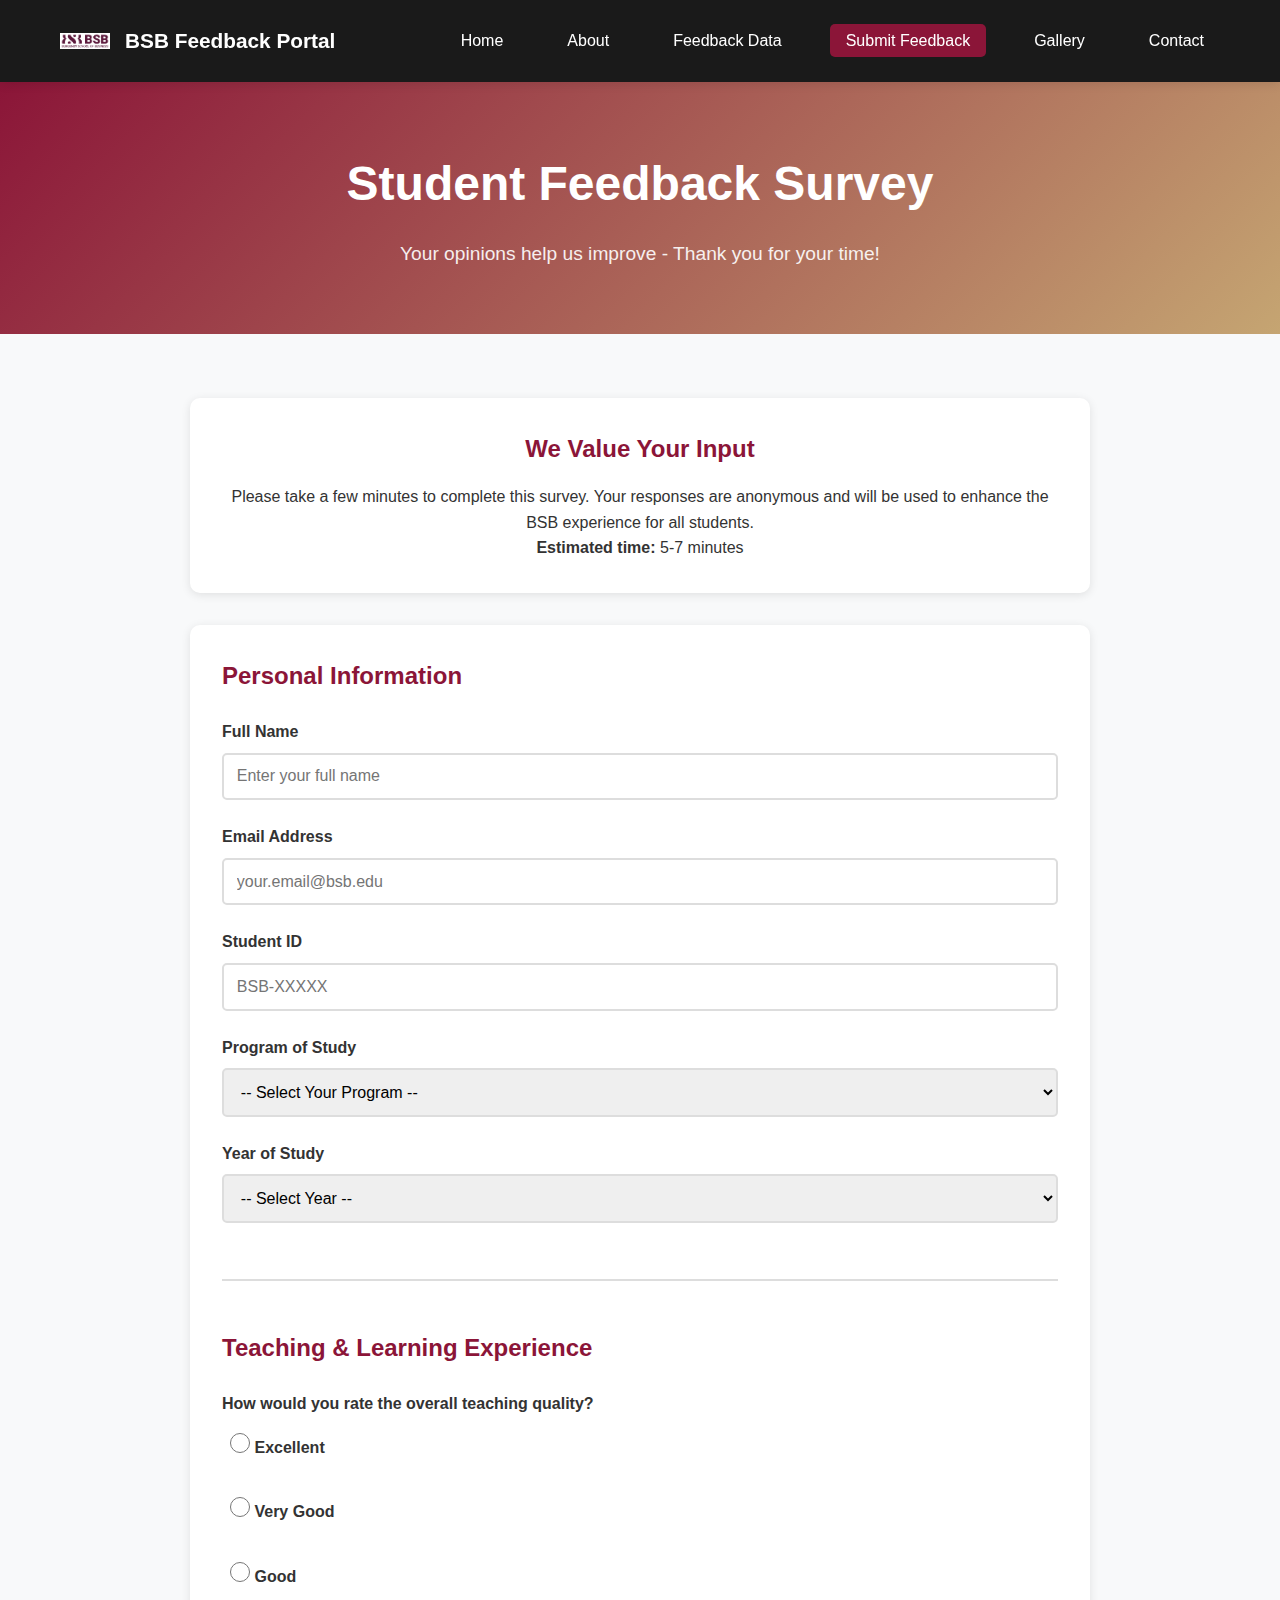
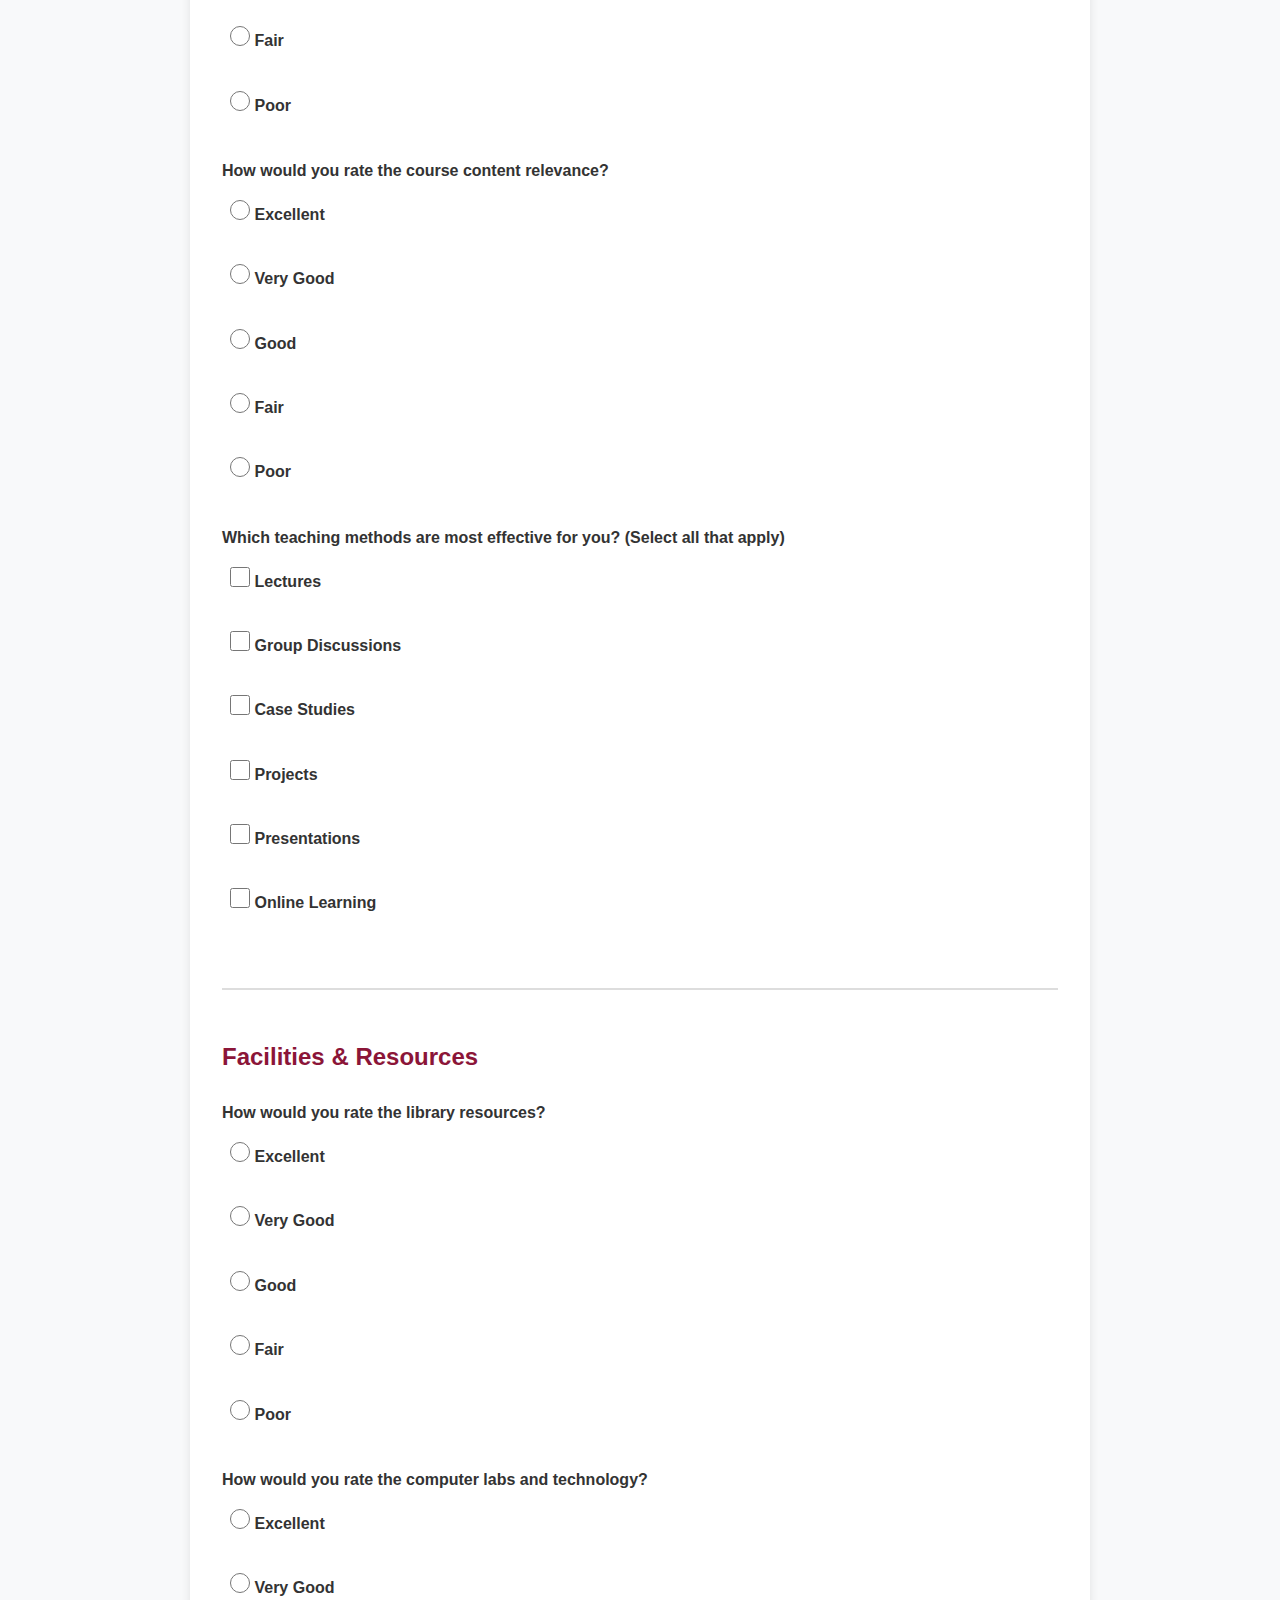
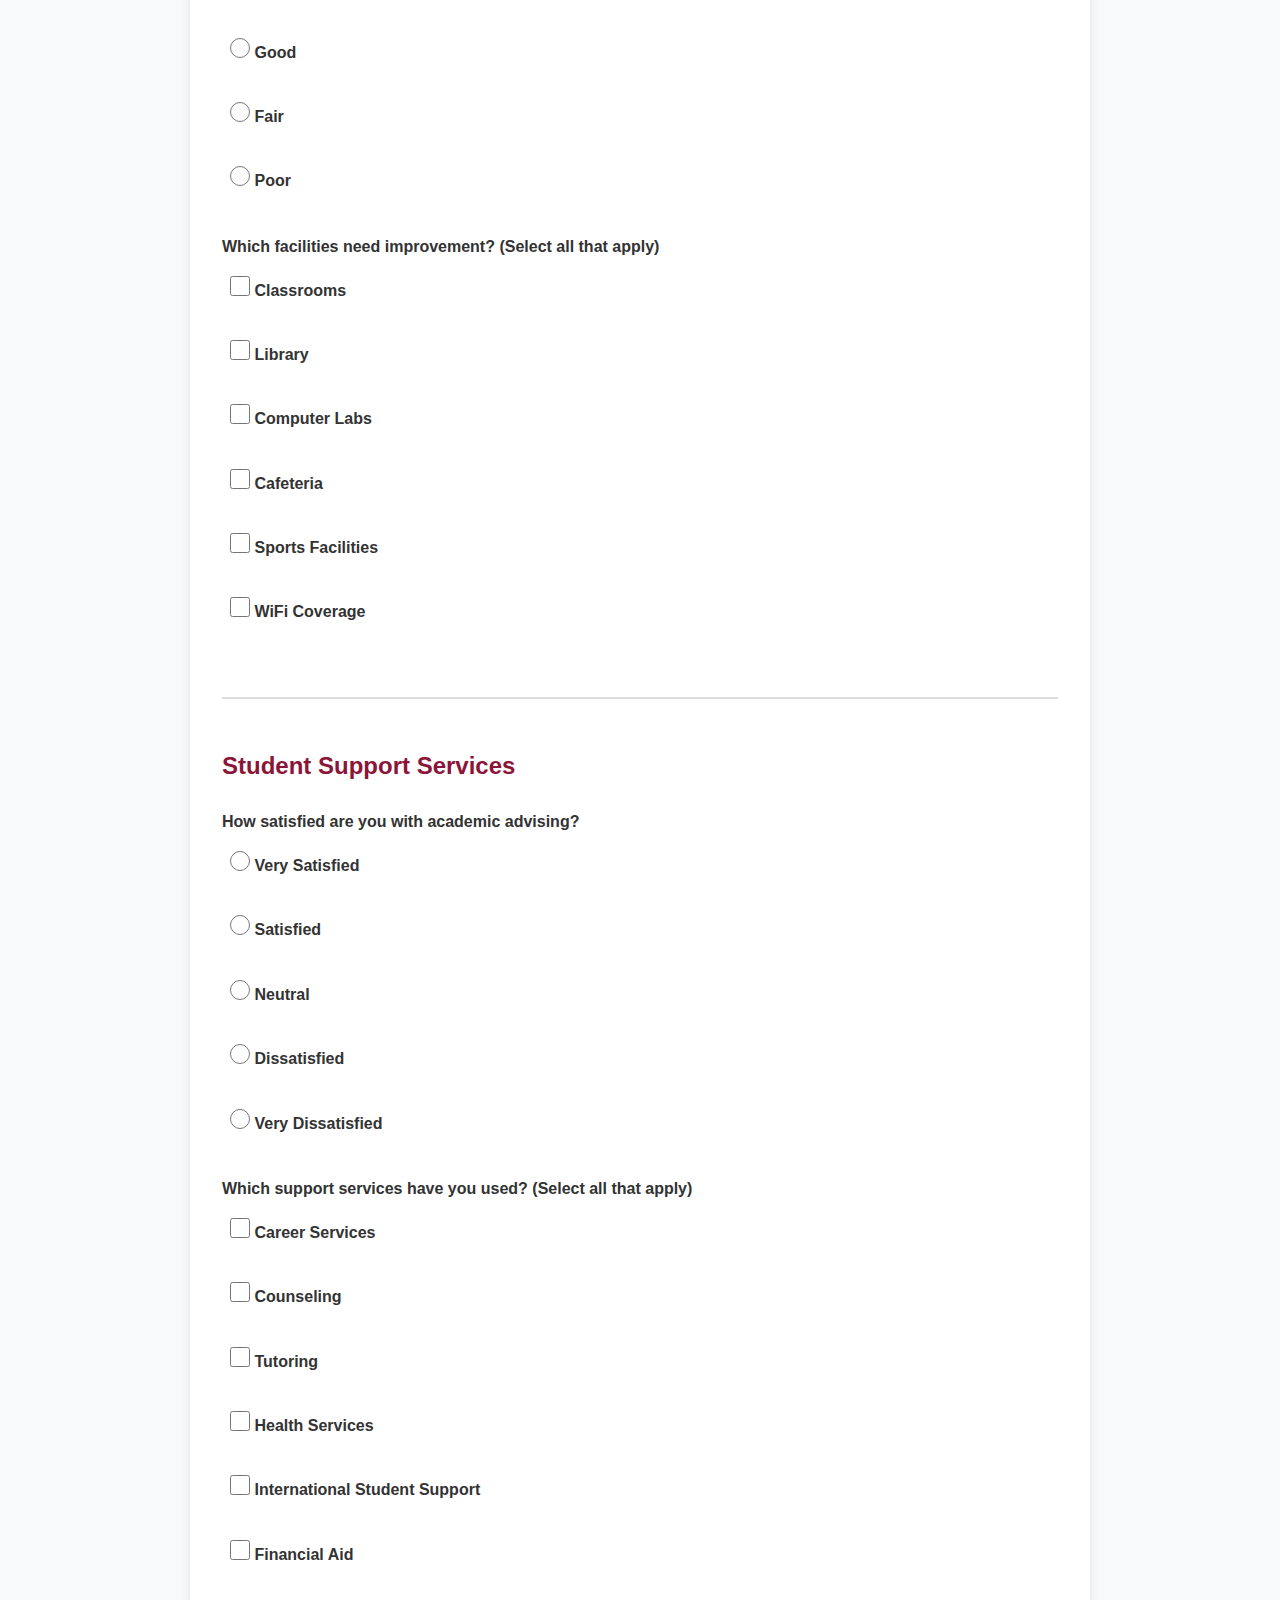
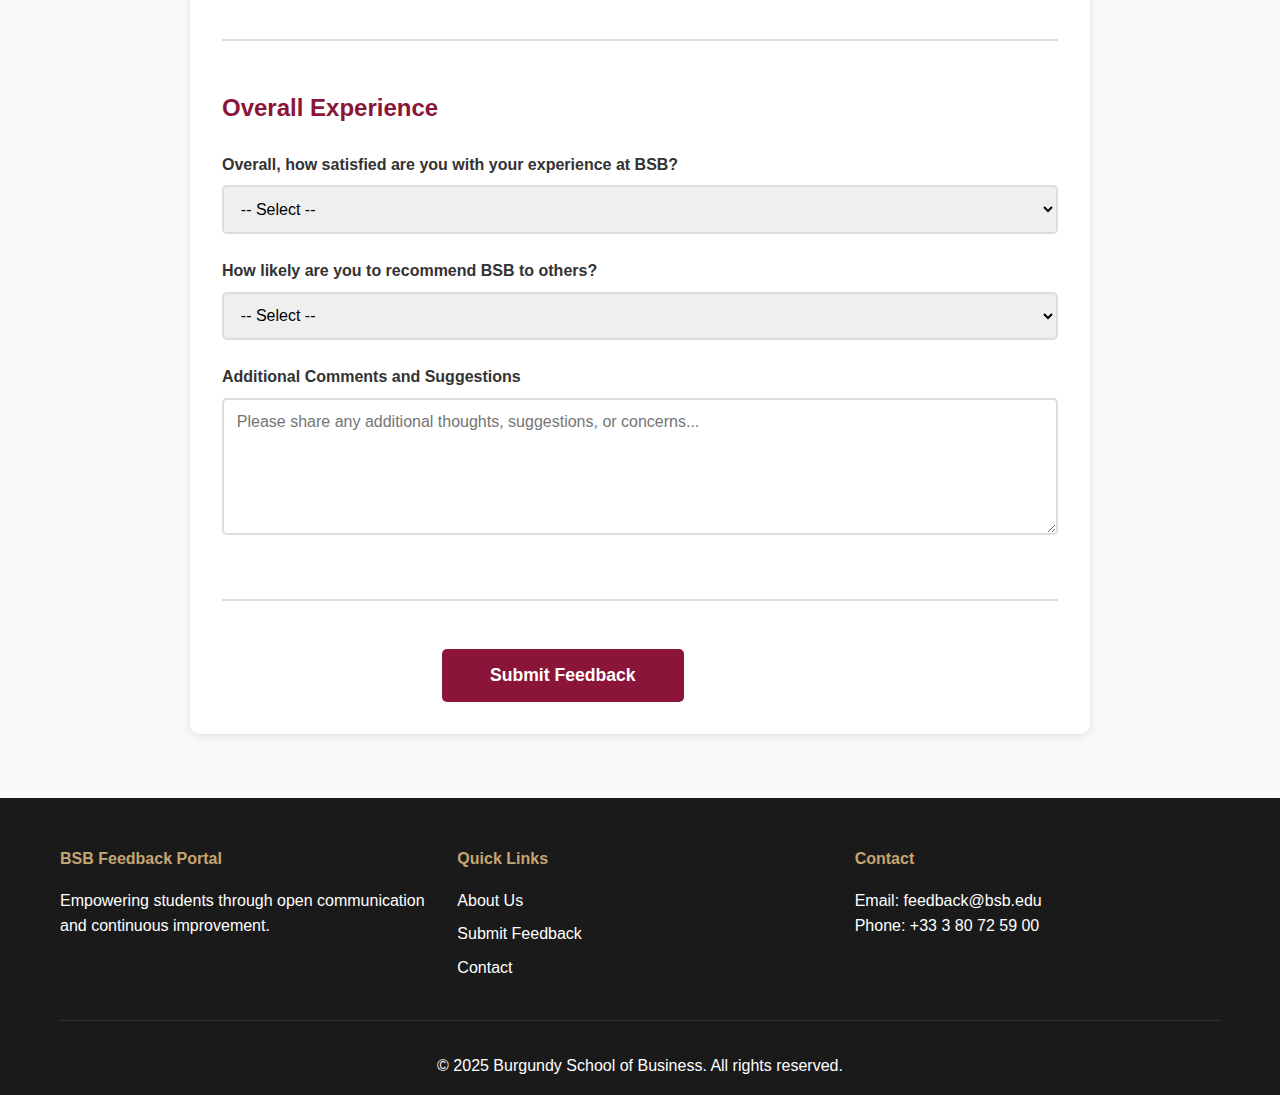
<file: survey.html>
<!DOCTYPE html>
<html lang="en">
<head>
    <meta charset="UTF-8">
    <meta name="viewport" content="width=device-width, initial-scale=1.0">
    <title>Submit Feedback - BSB Student Feedback Portal</title>
    <link rel="stylesheet" href="styles.css">
</head>
<body>
    <!-- Navigation -->
    <nav class="navbar">
        <div class="nav-container">
            <div class="nav-logo">
                <img src="bsb-logo.png" alt="BSB Logo" class="logo-img">
                <span class="logo-text">BSB Feedback Portal</span>
            </div>
            <button class="nav-toggle" id="navToggle">
                <span></span>
                <span></span>
                <span></span>
            </button>
            <ul class="nav-menu" id="navMenu">
                <li><a href="index.html">Home</a></li>
                <li><a href="about.html">About</a></li>
                <li><a href="data.html">Feedback Data</a></li>
                <li><a href="survey.html" class="active">Submit Feedback</a></li>
                <li><a href="gallery.html">Gallery</a></li>
                <li><a href="contact.html">Contact</a></li>
            </ul>
        </div>
    </nav>

    <!-- Page Header -->
    <section class="page-header">
        <div class="container">
            <h1>Student Feedback Survey</h1>
            <p>Your opinions help us improve - Thank you for your time!</p>
        </div>
    </section>

    <!-- Survey Form Section -->
    <section class="survey-section">
        <div class="container">
            <div class="form-container">
                <div class="form-intro">
                    <h2>We Value Your Input</h2>
                    <p>Please take a few minutes to complete this survey. Your responses are anonymous and will be used to enhance the BSB experience for all students.</p>
                    <p><strong>Estimated time:</strong> 5-7 minutes</p>
                </div>

                <div id="form" class="survey-form">
                    <!-- Personal Information -->
                    <div class="form-section">
                        <h3 class="section-title">Personal Information</h3>
                        
                        <div class="form-group">
                            <label for="studentName">Full Name</label>
                            <input type="text" id="studentName" name="studentName" placeholder="Enter your full name" required>
                        </div>

                        <div class="form-group">
                            <label for="studentEmail">Email Address</label>
                            <input type="email" id="studentEmail" name="studentEmail" placeholder="your.email@bsb.edu" required>
                        </div>

                        <div class="form-group">
                            <label for="studentId">Student ID</label>
                            <input type="text" id="studentId" name="studentId" placeholder="BSB-XXXXX" required>
                        </div>

                        <div class="form-group">
                            <label for="program">Program of Study</label>
                            <select id="program" name="program" required>
                                <option value="">-- Select Your Program --</option>
                                <option value="bachelor-analytics">Bachelor in Business Analytics</option>
                                <option value="bachelor-management">Bachelor in Management</option>
                                <option value="bachelor-finance">Bachelor in Finance</option>
                                <option value="master-datascience">Master in Data Science</option>
                                <option value="master-strategy">Master in Business Strategy</option>
                                <option value="mba">MBA Program</option>
                            </select>
                        </div>

                        <div class="form-group">
                            <label for="year">Year of Study</label>
                            <select id="year" name="year" required>
                                <option value="">-- Select Year --</option>
                                <option value="1">Year 1</option>
                                <option value="2">Year 2</option>
                                <option value="3">Year 3</option>
                                <option value="4">Year 4</option>
                                <option value="graduate">Graduate</option>
                            </select>
                        </div>
                    </div>

                    <!-- Teaching & Learning -->
                    <div class="form-section">
                        <h3 class="section-title">Teaching & Learning Experience</h3>
                        
                        <div class="form-group">
                            <label>How would you rate the overall teaching quality?</label>
                            <div class="radio-group">
                                <label class="radio-label">
                                    <input type="radio" name="teachingQuality" value="5" required>
                                    <span>Excellent</span>
                                </label>
                                <label class="radio-label">
                                    <input type="radio" name="teachingQuality" value="4">
                                    <span>Very Good</span>
                                </label>
                                <label class="radio-label">
                                    <input type="radio" name="teachingQuality" value="3">
                                    <span>Good</span>
                                </label>
                                <label class="radio-label">
                                    <input type="radio" name="teachingQuality" value="2">
                                    <span>Fair</span>
                                </label>
                                <label class="radio-label">
                                    <input type="radio" name="teachingQuality" value="1">
                                    <span>Poor</span>
                                </label>
                            </div>
                        </div>

                        <div class="form-group">
                            <label>How would you rate the course content relevance?</label>
                            <div class="radio-group">
                                <label class="radio-label">
                                    <input type="radio" name="courseContent" value="5" required>
                                    <span>Excellent</span>
                                </label>
                                <label class="radio-label">
                                    <input type="radio" name="courseContent" value="4">
                                    <span>Very Good</span>
                                </label>
                                <label class="radio-label">
                                    <input type="radio" name="courseContent" value="3">
                                    <span>Good</span>
                                </label>
                                <label class="radio-label">
                                    <input type="radio" name="courseContent" value="2">
                                    <span>Fair</span>
                                </label>
                                <label class="radio-label">
                                    <input type="radio" name="courseContent" value="1">
                                    <span>Poor</span>
                                </label>
                            </div>
                        </div>

                        <div class="form-group">
                            <label>Which teaching methods are most effective for you? (Select all that apply)</label>
                            <div class="checkbox-group">
                                <label class="checkbox-label">
                                    <input type="checkbox" name="teachingMethods" value="lectures">
                                    <span>Lectures</span>
                                </label>
                                <label class="checkbox-label">
                                    <input type="checkbox" name="teachingMethods" value="discussions">
                                    <span>Group Discussions</span>
                                </label>
                                <label class="checkbox-label">
                                    <input type="checkbox" name="teachingMethods" value="case-studies">
                                    <span>Case Studies</span>
                                </label>
                                <label class="checkbox-label">
                                    <input type="checkbox" name="teachingMethods" value="projects">
                                    <span>Projects</span>
                                </label>
                                <label class="checkbox-label">
                                    <input type="checkbox" name="teachingMethods" value="presentations">
                                    <span>Presentations</span>
                                </label>
                                <label class="checkbox-label">
                                    <input type="checkbox" name="teachingMethods" value="online">
                                    <span>Online Learning</span>
                                </label>
                            </div>
                        </div>
                    </div>

                    <!-- Facilities & Resources -->
                    <div class="form-section">
                        <h3 class="section-title">Facilities & Resources</h3>
                        
                        <div class="form-group">
                            <label>How would you rate the library resources?</label>
                            <div class="radio-group">
                                <label class="radio-label">
                                    <input type="radio" name="library" value="5" required>
                                    <span>Excellent</span>
                                </label>
                                <label class="radio-label">
                                    <input type="radio" name="library" value="4">
                                    <span>Very Good</span>
                                </label>
                                <label class="radio-label">
                                    <input type="radio" name="library" value="3">
                                    <span>Good</span>
                                </label>
                                <label class="radio-label">
                                    <input type="radio" name="library" value="2">
                                    <span>Fair</span>
                                </label>
                                <label class="radio-label">
                                    <input type="radio" name="library" value="1">
                                    <span>Poor</span>
                                </label>
                            </div>
                        </div>

                        <div class="form-group">
                            <label>How would you rate the computer labs and technology?</label>
                            <div class="radio-group">
                                <label class="radio-label">
                                    <input type="radio" name="technology" value="5" required>
                                    <span>Excellent</span>
                                </label>
                                <label class="radio-label">
                                    <input type="radio" name="technology" value="4">
                                    <span>Very Good</span>
                                </label>
                                <label class="radio-label">
                                    <input type="radio" name="technology" value="3">
                                    <span>Good</span>
                                </label>
                                <label class="radio-label">
                                    <input type="radio" name="technology" value="2">
                                    <span>Fair</span>
                                </label>
                                <label class="radio-label">
                                    <input type="radio" name="technology" value="1">
                                    <span>Poor</span>
                                </label>
                            </div>
                        </div>

                        <div class="form-group">
                            <label>Which facilities need improvement? (Select all that apply)</label>
                            <div class="checkbox-group">
                                <label class="checkbox-label">
                                    <input type="checkbox" name="improvements" value="classrooms">
                                    <span>Classrooms</span>
                                </label>
                                <label class="checkbox-label">
                                    <input type="checkbox" name="improvements" value="library">
                                    <span>Library</span>
                                </label>
                                <label class="checkbox-label">
                                    <input type="checkbox" name="improvements" value="labs">
                                    <span>Computer Labs</span>
                                </label>
                                <label class="checkbox-label">
                                    <input type="checkbox" name="improvements" value="cafeteria">
                                    <span>Cafeteria</span>
                                </label>
                                <label class="checkbox-label">
                                    <input type="checkbox" name="improvements" value="sports">
                                    <span>Sports Facilities</span>
                                </label>
                                <label class="checkbox-label">
                                    <input type="checkbox" name="improvements" value="wifi">
                                    <span>WiFi Coverage</span>
                                </label>
                            </div>
                        </div>
                    </div>

                    <!-- Student Support -->
                    <div class="form-section">
                        <h3 class="section-title">Student Support Services</h3>
                        
                        <div class="form-group">
                            <label>How satisfied are you with academic advising?</label>
                            <div class="radio-group">
                                <label class="radio-label">
                                    <input type="radio" name="advising" value="5" required>
                                    <span>Very Satisfied</span>
                                </label>
                                <label class="radio-label">
                                    <input type="radio" name="advising" value="4">
                                    <span>Satisfied</span>
                                </label>
                                <label class="radio-label">
                                    <input type="radio" name="advising" value="3">
                                    <span>Neutral</span>
                                </label>
                                <label class="radio-label">
                                    <input type="radio" name="advising" value="2">
                                    <span>Dissatisfied</span>
                                </label>
                                <label class="radio-label">
                                    <input type="radio" name="advising" value="1">
                                    <span>Very Dissatisfied</span>
                                </label>
                            </div>
                        </div>

                        <div class="form-group">
                            <label>Which support services have you used? (Select all that apply)</label>
                            <div class="checkbox-group">
                                <label class="checkbox-label">
                                    <input type="checkbox" name="services" value="career">
                                    <span>Career Services</span>
                                </label>
                                <label class="checkbox-label">
                                    <input type="checkbox" name="services" value="counseling">
                                    <span>Counseling</span>
                                </label>
                                <label class="checkbox-label">
                                    <input type="checkbox" name="services" value="tutoring">
                                    <span>Tutoring</span>
                                </label>
                                <label class="checkbox-label">
                                    <input type="checkbox" name="services" value="health">
                                    <span>Health Services</span>
                                </label>
                                <label class="checkbox-label">
                                    <input type="checkbox" name="services" value="international">
                                    <span>International Student Support</span>
                                </label>
                                <label class="checkbox-label">
                                    <input type="checkbox" name="services" value="financial">
                                    <span>Financial Aid</span>
                                </label>
                            </div>
                        </div>
                    </div>

                    <!-- Overall Experience -->
                    <div class="form-section">
                        <h3 class="section-title">Overall Experience</h3>
                        
                        <div class="form-group">
                            <label for="satisfaction">Overall, how satisfied are you with your experience at BSB?</label>
                            <select id="satisfaction" name="satisfaction" required>
                                <option value="">-- Select --</option>
                                <option value="5">Very Satisfied</option>
                                <option value="4">Satisfied</option>
                                <option value="3">Neutral</option>
                                <option value="2">Dissatisfied</option>
                                <option value="1">Very Dissatisfied</option>
                            </select>
                        </div>

                        <div class="form-group">
                            <label for="recommend">How likely are you to recommend BSB to others?</label>
                            <select id="recommend" name="recommend" required>
                                <option value="">-- Select --</option>
                                <option value="10">10 - Extremely Likely</option>
                                <option value="9">9</option>
                                <option value="8">8</option>
                                <option value="7">7</option>
                                <option value="6">6</option>
                                <option value="5">5 - Neutral</option>
                                <option value="4">4</option>
                                <option value="3">3</option>
                                <option value="2">2</option>
                                <option value="1">1</option>
                                <option value="0">0 - Not at All Likely</option>
                            </select>
                        </div>

                        <div class="form-group">
                            <label for="comments">Additional Comments and Suggestions</label>
                            <textarea id="comments" name="comments" rows="6" placeholder="Please share any additional thoughts, suggestions, or concerns..."></textarea>
                        </div>
                    </div>

                    <!-- Submit Button -->
                    <div class="form-actions">
                        <button type="button" class="btn btn-primary btn-submit" id="submitBtn">Submit Feedback</button>
                        <button type="button" class="btn btn-secondary">Clear Form</button>
                    </div>
                </div>

                <!-- Success Message (hidden by default) -->
                <div id="successMessage" class="success-message" style="display: none;">
                    <div class="success-icon">✓</div>
                    <h3>Thank You!</h3>
                    <p>Your feedback has been successfully submitted. We appreciate your time and input in helping us improve BSB.</p>
                    <button type="button" class="btn btn-primary" onclick="location.reload()">Submit Another Response</button>
                </div>
            </div>
        </div>
    </section>

    <!-- Footer -->
    <footer class="footer">
        <div class="container">
            <div class="footer-content">
                <div class="footer-section">
                    <h4>BSB Feedback Portal</h4>
                    <p>Empowering students through open communication and continuous improvement.</p>
                </div>
                <div class="footer-section">
                    <h4>Quick Links</h4>
                    <ul>
                        <li><a href="about.html">About Us</a></li>
                        <li><a href="survey.html">Submit Feedback</a></li>
                        <li><a href="contact.html">Contact</a></li>
                    </ul>
                </div>
                <div class="footer-section">
                    <h4>Contact</h4>
                    <p>Email: feedback@bsb.edu</p>
                    <p>Phone: +33 3 80 72 59 00</p>
                </div>
            </div>
            <div class="footer-bottom">
                <p>&copy; 2025 Burgundy School of Business. All rights reserved.</p>
            </div>
        </div>
    </footer>

    <script src="script.js"></script>
</body>
</html>
</file>
<file: styles.css>
/* ===================================
   GLOBAL STYLES & RESET
   =================================== */
* {
    margin: 0;
    padding: 0;
    box-sizing: border-box;
}

:root {
    --primary-color: #8B1538;
    --secondary-color: #C5A572;
    --dark-color: #1a1a1a;
    --light-color: #f8f9fa;
    --text-color: #333;
    --border-color: #ddd;
    --success-color: #28a745;
    --warning-color: #ffc107;
    --danger-color: #dc3545;
    --shadow: 0 2px 10px rgba(0,0,0,0.1);
    --transition: all 0.3s ease;
}

body {
    font-family: 'Segoe UI', Tahoma, Geneva, Verdana, sans-serif;
    line-height: 1.6;
    color: var(--text-color);
    background-color: #fff;
}

.container {
    max-width: 1200px;
    margin: 0 auto;
    padding: 0 20px;
}

img {
    max-width: 100%;
    height: auto;
    display: block;
}

a {
    text-decoration: none;
    color: inherit;
    transition: var(--transition);
}

ul {
    list-style: none;
}

/* ===================================
   NAVIGATION BAR
   =================================== */
.navbar {
    background-color: var(--dark-color);
    padding: 1rem 0;
    position: sticky;
    top: 0;
    z-index: 1000;
    box-shadow: var(--shadow);
}

.nav-container {
    max-width: 1200px;
    margin: 0 auto;
    padding: 0 20px;
    display: flex;
    justify-content: space-between;
    align-items: center;
}

.nav-logo {
    display: flex;
    align-items: center;
    gap: 15px;
}

.logo-img {
    width: 50px;
    height: 50px;
    object-fit: contain;
}

.logo-text {
    color: #fff;
    font-size: 1.3rem;
    font-weight: 600;
}

.nav-menu {
    display: flex;
    gap: 2rem;
    align-items: center;
}

.nav-menu a {
    color: #fff;
    font-weight: 500;
    padding: 0.5rem 1rem;
    border-radius: 5px;
    transition: var(--transition);
}

.nav-menu a:hover,
.nav-menu a.active {
    background-color: var(--primary-color);
}

.nav-toggle {
    display: none;
    flex-direction: column;
    gap: 5px;
    background: transparent;
    border: none;
    cursor: pointer;
}

.nav-toggle span {
    width: 25px;
    height: 3px;
    background-color: #fff;
    transition: var(--transition);
}

/* ===================================
   HERO SECTION
   =================================== */
.hero {
    position: relative;
    height: 600px;
    /* Background image is now set via inline style in HTML */
    background-size: cover;
    background-position: center;
    background-repeat: no-repeat;
    background-attachment: fixed;
    display: flex;
    align-items: center;
    justify-content: center;
    text-align: center;
    color: #fff;
    /* Fallback gradient if no image */
    background-color: #8B1538;
}

.hero-overlay {
    position: absolute;
    top: 0;
    left: 0;
    width: 100%;
    height: 100%;
    /* Semi-transparent gradient overlay for better text readability */
    background: linear-gradient(135deg, rgba(139, 21, 56, 0.75) 0%, rgba(197, 165, 114, 0.65) 100%);
}

.hero-content {
    position: relative;
    z-index: 2;
    max-width: 800px;
    padding: 2rem;
}

.hero-title {
    font-size: 3rem;
    margin-bottom: 1rem;
    text-shadow: 2px 2px 8px rgba(0, 0, 0, 0.8);
    animation: fadeInUp 1s ease;
}

.hero-subtitle {
    font-size: 1.3rem;
    margin-bottom: 2rem;
    opacity: 0.95;
    text-shadow: 1px 1px 6px rgba(0, 0, 0, 0.8);
    animation: fadeInUp 1s ease 0.2s backwards;
}

.hero-buttons {
    display: flex;
    gap: 1rem;
    justify-content: center;
    flex-wrap: wrap;
    animation: fadeInUp 1s ease 0.4s backwards;
}

@keyframes fadeInUp {
    from {
        opacity: 0;
        transform: translateY(30px);
    }
    to {
        opacity: 1;
        transform: translateY(0);
    }
}

/* ===================================
   BUTTONS
   =================================== */
.btn {
    display: inline-block;
    padding: 0.8rem 2rem;
    border-radius: 5px;
    font-weight: 600;
    cursor: pointer;
    border: none;
    transition: var(--transition);
    text-align: center;
}

.btn-primary {
    background-color: var(--primary-color);
    color: #fff;
}

.btn-primary:hover {
    background-color: #6d0f2b;
    transform: translateY(-2px);
    box-shadow: 0 5px 15px rgba(139, 21, 56, 0.3);
}

.btn-secondary {
    background-color: transparent;
    color: #fff;
    border: 2px solid #fff;
}

.btn-secondary:hover {
    background-color: #fff;
    color: var(--primary-color);
}

.btn-large {
    padding: 1rem 2.5rem;
    font-size: 1.1rem;
}

/* ===================================
   FEATURES SECTION
   =================================== */
.features {
    padding: 4rem 0;
    background-color: var(--light-color);
}

.section-title {
    text-align: center;
    font-size: 2.5rem;
    margin-bottom: 3rem;
    color: var(--dark-color);
}

.features-grid {
    display: grid;
    grid-template-columns: repeat(auto-fit, minmax(250px, 1fr));
    gap: 2rem;
}

.feature-card {
    background: #fff;
    padding: 2rem;
    border-radius: 10px;
    text-align: center;
    box-shadow: var(--shadow);
    transition: var(--transition);
}

.feature-card:hover {
    transform: translateY(-10px);
    box-shadow: 0 5px 20px rgba(0,0,0,0.15);
}

.feature-icon {
    font-size: 3rem;
    margin-bottom: 1rem;
}

.feature-card h3 {
    font-size: 1.5rem;
    margin-bottom: 1rem;
    color: var(--primary-color);
}

/* ===================================
   STATS SECTION
   =================================== */
.stats {
    padding: 4rem 0;
    background: linear-gradient(135deg, var(--primary-color) 0%, var(--secondary-color) 100%);
    color: #fff;
}

.stats-grid {
    display: grid;
    grid-template-columns: repeat(auto-fit, minmax(200px, 1fr));
    gap: 2rem;
    text-align: center;
}

.stat-item {
    padding: 1.5rem;
}

.stat-number {
    font-size: 3rem;
    font-weight: 700;
    margin-bottom: 0.5rem;
}

.stat-label {
    font-size: 1.1rem;
    opacity: 0.9;
}

/* ===================================
   CTA SECTION
   =================================== */
.cta {
    padding: 4rem 0;
    background-color: var(--dark-color);
    color: #fff;
    text-align: center;
}

.cta h2 {
    font-size: 2.5rem;
    margin-bottom: 1rem;
}

.cta p {
    font-size: 1.2rem;
    margin-bottom: 2rem;
    opacity: 0.9;
}

/* ===================================
   PAGE HEADER
   =================================== */
.page-header {
    background: linear-gradient(135deg, var(--primary-color) 0%, var(--secondary-color) 100%);
    color: #fff;
    padding: 4rem 0;
    text-align: center;
}

.page-header h1 {
    font-size: 3rem;
    margin-bottom: 1rem;
}

.page-header p {
    font-size: 1.2rem;
    opacity: 0.9;
}

/* ===================================
   ABOUT PAGE
   =================================== */
.about-content {
    padding: 4rem 0;
}

.about-grid {
    display: grid;
    grid-template-columns: 1fr 1fr;
    gap: 3rem;
    margin-bottom: 4rem;
    align-items: center;
}

.about-text h2 {
    color: var(--primary-color);
    margin-bottom: 1rem;
    margin-top: 2rem;
}

.about-text h2:first-child {
    margin-top: 0;
}

.about-text p {
    margin-bottom: 1rem;
    line-height: 1.8;
}

.about-list {
    list-style: none;
    padding-left: 0;
}

.about-list li {
    padding: 0.5rem 0;
    padding-left: 1.5rem;
    position: relative;
}

.about-list li::before {
    content: "✓";
    position: absolute;
    left: 0;
    color: var(--success-color);
    font-weight: bold;
}

.about-image img {
    border-radius: 10px;
    box-shadow: var(--shadow);
}

.about-process {
    margin-bottom: 4rem;
}

.process-grid {
    display: grid;
    grid-template-columns: repeat(auto-fit, minmax(220px, 1fr));
    gap: 2rem;
    margin-top: 2rem;
}

.process-step {
    text-align: center;
    padding: 2rem;
    background: var(--light-color);
    border-radius: 10px;
}

.step-number {
    width: 60px;
    height: 60px;
    background: var(--primary-color);
    color: #fff;
    border-radius: 50%;
    display: flex;
    align-items: center;
    justify-content: center;
    font-size: 2rem;
    font-weight: bold;
    margin: 0 auto 1rem;
}

.process-step h3 {
    color: var(--primary-color);
    margin-bottom: 0.5rem;
}

.about-values {
    margin-bottom: 4rem;
}

.values-grid {
    display: grid;
    grid-template-columns: repeat(auto-fit, minmax(250px, 1fr));
    gap: 2rem;
    margin-top: 2rem;
}

.value-card {
    background: #fff;
    padding: 2rem;
    border-radius: 10px;
    box-shadow: var(--shadow);
    text-align: center;
}

.value-card h3 {
    color: var(--primary-color);
    margin-bottom: 1rem;
    font-size: 1.3rem;
}

/* ===================================
   DATA PAGE - TABLES
   =================================== */
.data-section {
    padding: 4rem 0;
    background-color: var(--light-color);
}

.data-card {
    background: #fff;
    padding: 2rem;
    border-radius: 10px;
    box-shadow: var(--shadow);
    margin-bottom: 3rem;
}

.data-card h2 {
    color: var(--primary-color);
    margin-bottom: 1.5rem;
    font-size: 1.8rem;
}

.table-responsive {
    overflow-x: auto;
}

.data-table {
    width: 100%;
    border-collapse: collapse;
    margin: 1rem 0;
}

.data-table thead {
    background-color: var(--primary-color);
    color: #fff;
}

.data-table th,
.data-table td {
    padding: 1rem;
    text-align: left;
    border-bottom: 1px solid var(--border-color);
}

.data-table tbody tr:hover {
    background-color: var(--light-color);
}

.data-table tfoot {
    background-color: var(--light-color);
    font-weight: bold;
}

.trend-up {
    color: var(--success-color);
    font-weight: bold;
}

.trend-down {
    color: var(--danger-color);
    font-weight: bold;
}

.badge {
    display: inline-block;
    padding: 0.3rem 0.8rem;
    border-radius: 20px;
    font-size: 0.85rem;
    font-weight: 600;
}

.badge-high {
    background-color: #ffe5e5;
    color: var(--danger-color);
}

.badge-medium {
    background-color: #fff3cd;
    color: #856404;
}

.badge-completed {
    background-color: #d4edda;
    color: var(--success-color);
}

.badge-progress {
    background-color: #cce5ff;
    color: #004085;
}

.badge-planned {
    background-color: #e2e3e5;
    color: #383d41;
}

.table-note {
    font-size: 0.9rem;
    color: #666;
    font-style: italic;
    margin-top: 1rem;
}

.insights-section {
    margin-top: 3rem;
}

.insights-grid {
    display: grid;
    grid-template-columns: repeat(auto-fit, minmax(250px, 1fr));
    gap: 2rem;
    margin-top: 2rem;
}

.insight-card {
    background: linear-gradient(135deg, var(--primary-color) 0%, var(--secondary-color) 100%);
    color: #fff;
    padding: 2rem;
    border-radius: 10px;
    box-shadow: var(--shadow);
}

.insight-card h3 {
    font-size: 1.5rem;
    margin-bottom: 1rem;
}

/* ===================================
   SURVEY FORM
   =================================== */
.survey-section {
    padding: 4rem 0;
    background-color: var(--light-color);
}

.form-container {
    max-width: 900px;
    margin: 0 auto;
}

.form-intro {
    background: #fff;
    padding: 2rem;
    border-radius: 10px;
    margin-bottom: 2rem;
    box-shadow: var(--shadow);
    text-align: center;
}

.form-intro h2 {
    color: var(--primary-color);
    margin-bottom: 1rem;
}

.survey-form {
    background: #fff;
    padding: 2rem;
    border-radius: 10px;
    box-shadow: var(--shadow);
}

.form-section {
    margin-bottom: 3rem;
    padding-bottom: 2rem;
    border-bottom: 2px solid var(--border-color);
}

.form-section:last-of-type {
    border-bottom: none;
}

.form-section .section-title {
    color: var(--primary-color);
    font-size: 1.5rem;
    margin-bottom: 1.5rem;
    text-align: left;
}

.form-group {
    margin-bottom: 1.5rem;
}

.form-group label {
    display: block;
    margin-bottom: 0.5rem;
    font-weight: 600;
    color: var(--text-color);
}

.form-group input[type="text"],
.form-group input[type="email"],
.form-group select,
.form-group textarea {
    width: 100%;
    padding: 0.8rem;
    border: 2px solid var(--border-color);
    border-radius: 5px;
    font-size: 1rem;
    font-family: inherit;
    transition: var(--transition);
}

.form-group input:focus,
.form-group select:focus,
.form-group textarea:focus {
    outline: none;
    border-color: var(--primary-color);
}

.radio-group,
.checkbox-group {
    display: flex;
    flex-direction: column;
    gap: 0.8rem;
}

.radio-label,
.checkbox-label {
    display: flex;
    align-items: center;
    gap: 0.5rem;
    cursor: pointer;
    padding: 0.5rem;
    border-radius: 5px;
    transition: var(--transition);
}

.radio-label:hover,
.checkbox-label:hover {
    background-color: var(--light-color);
}

.radio-label input[type="radio"],
.checkbox-label input[type="checkbox"] {
    width: 20px;
    height: 20px;
    cursor: pointer;
}

.form-actions {
    display: flex;
    gap: 1rem;
    justify-content: center;
    margin-top: 2rem;
}

.btn-submit {
    padding: 1rem 3rem;
    font-size: 1.1rem;
}

.success-message {
    background: #fff;
    padding: 3rem;
    border-radius: 10px;
    box-shadow: var(--shadow);
    text-align: center;
}

.success-icon {
    width: 80px;
    height: 80px;
    background: var(--success-color);
    color: #fff;
    border-radius: 50%;
    display: flex;
    align-items: center;
    justify-content: center;
    font-size: 3rem;
    margin: 0 auto 1rem;
}

.success-message h3 {
    color: var(--success-color);
    font-size: 2rem;
    margin-bottom: 1rem;
}

/* ===================================
   GALLERY PAGE
   =================================== */
.carousel-section {
    padding: 4rem 0;
    background-color: var(--light-color);
}

.carousel-container {
    position: relative;
    max-width: 900px;
    margin: 2rem auto;
    border-radius: 10px;
    overflow: hidden;
    box-shadow: var(--shadow);
}

.carousel {
    position: relative;
    height: 500px;
}

.carousel-slide {
    position: absolute;
    top: 0;
    left: 0;
    width: 100%;
    height: 100%;
    opacity: 0;
    transition: opacity 0.5s ease;
}

.carousel-slide.active {
    opacity: 1;
}

.carousel-slide img {
    width: 100%;
    height: 100%;
    object-fit: cover;
}

.carousel-caption {
    position: absolute;
    bottom: 0;
    left: 0;
    right: 0;
    background: linear-gradient(to top, rgba(0,0,0,0.8), transparent);
    color: #fff;
    padding: 2rem;
}

.carousel-caption h3 {
    font-size: 1.8rem;
    margin-bottom: 0.5rem;
}

.carousel-btn {
    position: absolute;
    top: 50%;
    transform: translateY(-50%);
    background: rgba(0, 0, 0, 0.5);
    color: #fff;
    border: none;
    padding: 1rem;
    font-size: 1.5rem;
    cursor: pointer;
    transition: var(--transition);
    z-index: 10;
}

.carousel-btn:hover {
    background: rgba(0, 0, 0, 0.8);
}

.carousel-btn.prev {
    left: 1rem;
}

.carousel-btn.next {
    right: 1rem;
}

.carousel-indicators {
    position: absolute;
    bottom: 1rem;
    left: 50%;
    transform: translateX(-50%);
    display: flex;
    gap: 0.5rem;
    z-index: 10;
}

.indicator {
    width: 12px;
    height: 12px;
    border-radius: 50%;
    background: rgba(255, 255, 255, 0.5);
    cursor: pointer;
    transition: var(--transition);
}

.indicator.active {
    background: #fff;
}

.photo-gallery,
.infographics-section,
.video-section,
.before-after {
    padding: 4rem 0;
}

.gallery-grid {
    display: grid;
    grid-template-columns: repeat(auto-fit, minmax(300px, 1fr));
    gap: 2rem;
    margin-top: 2rem;
}

.gallery-item {
    position: relative;
    overflow: hidden;
    border-radius: 10px;
    box-shadow: var(--shadow);
    cursor: pointer;
}

.gallery-item img {
    width: 100%;
    height: 300px;
    object-fit: cover;
    transition: var(--transition);
}

.gallery-item:hover img {
    transform: scale(1.1);
}

.gallery-overlay {
    position: absolute;
    bottom: 0;
    left: 0;
    right: 0;
    background: linear-gradient(to top, rgba(0,0,0,0.9), transparent);
    color: #fff;
    padding: 1.5rem;
    transform: translateY(100%);
    transition: var(--transition);
}

.gallery-item:hover .gallery-overlay {
    transform: translateY(0);
}

.gallery-overlay h4 {
    font-size: 1.3rem;
    margin-bottom: 0.5rem;
}

.infographic-grid {
    display: grid;
    grid-template-columns: repeat(auto-fit, minmax(300px, 1fr));
    gap: 2rem;
    margin-top: 2rem;
}

.infographic-card {
    background: #fff;
    padding: 1.5rem;
    border-radius: 10px;
    box-shadow: var(--shadow);
    text-align: center;
}

.infographic-card img {
    margin: 0 auto 1rem;
    border-radius: 5px;
}

.infographic-card h4 {
    color: var(--primary-color);
    margin-bottom: 0.5rem;
}

.video-container {
    max-width: 900px;
    margin: 2rem auto;
}

.video-wrapper {
    background: #fff;
    padding: 2rem;
    border-radius: 10px;
    box-shadow: var(--shadow);
}

.video-wrapper iframe {
    width: 100%;
    height: 500px;
    border-radius: 5px;
    margin-bottom: 1rem;
}

.video-wrapper video {
    width: 100%;
    border-radius: 5px;
    margin-bottom: 1rem;
}

.video-description h4 {
    color: var(--primary-color);
    margin-bottom: 0.5rem;
}

.comparison-grid {
    display: grid;
    grid-template-columns: repeat(auto-fit, minmax(400px, 1fr));
    gap: 3rem;
    margin-top: 2rem;
}

.comparison-item {
    background: #fff;
    padding: 2rem;
    border-radius: 10px;
    box-shadow: var(--shadow);
}

.comparison-images {
    display: grid;
    grid-template-columns: 1fr 1fr;
    gap: 1rem;
    margin-bottom: 1rem;
}

.before,
.after {
    position: relative;
}

.before img,
.after img {
    border-radius: 5px;
}

.label {
    position: absolute;
    top: 10px;
    left: 10px;
    background: rgba(0, 0, 0, 0.7);
    color: #fff;
    padding: 0.3rem 0.8rem;
    border-radius: 5px;
    font-size: 0.9rem;
    font-weight: bold;
}

.comparison-item h4 {
    color: var(--primary-color);
    margin-bottom: 0.5rem;
    font-size: 1.3rem;
}

/* ===================================
   CONTACT PAGE
   =================================== */
.contact-section {
    padding: 4rem 0;
}

.contact-grid {
    display: grid;
    grid-template-columns: 1fr 1fr;
    gap: 3rem;
}

.contact-info h2 {
    color: var(--primary-color);
    margin-bottom: 1rem;
}

.contact-details {
    margin: 2rem 0;
}

.contact-item {
    display: flex;
    gap: 1.5rem;
    margin-bottom: 2rem;
    padding: 1.5rem;
    background: var(--light-color);
    border-radius: 10px;
}

.contact-icon {
    font-size: 2rem;
    min-width: 50px;
}

.contact-text h4 {
    color: var(--primary-color);
    margin-bottom: 0.5rem;
}

.small-text {
    font-size: 0.9rem;
    color: #666;
}

.social-links {
    margin-top: 2rem;
}

.social-links h4 {
    color: var(--primary-color);
    margin-bottom: 1rem;
}

.social-icons {
    display: flex;
    gap: 1rem;
    flex-wrap: wrap;
}

.social-icon {
    padding: 0.5rem 1rem;
    background: var(--primary-color);
    color: #fff;
    border-radius: 5px;
    transition: var(--transition);
}

.social-icon:hover {
    background: var(--secondary-color);
    transform: translateY(-2px);
}

.contact-form-wrapper {
    background: #fff;
    padding: 2rem;
    border-radius: 10px;
    box-shadow: var(--shadow);
}

.contact-form-wrapper h2 {
    color: var(--primary-color);
    margin-bottom: 1.5rem;
}

.quick-contact-form .form-group {
    margin-bottom: 1.5rem;
}

.departments-section {
    padding: 4rem 0;
    background-color: var(--light-color);
}

.departments-grid {
    display: grid;
    grid-template-columns: repeat(auto-fit, minmax(280px, 1fr));
    gap: 2rem;
    margin-top: 2rem;
}

.department-card {
    background: #fff;
    padding: 2rem;
    border-radius: 10px;
    box-shadow: var(--shadow);
}

.department-card h3 {
    color: var(--primary-color);
    margin-bottom: 1rem;
    font-size: 1.3rem;
}

.department-card p {
    margin-bottom: 0.5rem;
}

.map-section {
    padding: 4rem 0;
}

.map-container {
    margin: 2rem 0;
    border-radius: 10px;
    overflow: hidden;
    box-shadow: var(--shadow);
}

.map-info {
    background: var(--light-color);
    padding: 2rem;
    border-radius: 10px;
    margin-top: 2rem;
}

.map-info h3 {
    color: var(--primary-color);
    margin-bottom: 1rem;
}

.faq-section {
    padding: 4rem 0;
    background-color: var(--light-color);
}

.faq-grid {
    display: grid;
    grid-template-columns: repeat(auto-fit, minmax(280px, 1fr));
    gap: 2rem;
    margin-top: 2rem;
}

.faq-item {
    background: #fff;
    padding: 1.5rem;
    border-radius: 10px;
    box-shadow: var(--shadow);
}

.faq-item h4 {
    color: var(--primary-color);
    margin-bottom: 0.5rem;
}

/* ===================================
   FOOTER
   =================================== */
.footer {
    background-color: var(--dark-color);
    color: #fff;
    padding: 3rem 0 1rem;
}

.footer-content {
    display: grid;
    grid-template-columns: repeat(auto-fit, minmax(250px, 1fr));
    gap: 2rem;
    margin-bottom: 2rem;
}

.footer-section h4 {
    color: var(--secondary-color);
    margin-bottom: 1rem;
}

.footer-section ul li {
    margin-bottom: 0.5rem;
}

.footer-section a:hover {
    color: var(--secondary-color);
}

.footer-bottom {
    text-align: center;
    padding-top: 2rem;
    border-top: 1px solid rgba(255, 255, 255, 0.1);
}

/* ===================================
   RESPONSIVE DESIGN - MEDIA QUERIES
   =================================== */

/* Tablets and smaller desktops */
@media (max-width: 992px) {
    .nav-menu {
        position: fixed;
        top: 70px;
        left: -100%;
        flex-direction: column;
        background-color: var(--dark-color);
        width: 100%;
        text-align: center;
        padding: 2rem 0;
        transition: var(--transition);
        box-shadow: var(--shadow);
    }
    
    .nav-menu.active {
        left: 0;
    }
    
    .nav-toggle {
        display: flex;
    }
    
    .hero-title {
        font-size: 2.5rem;
    }
    
    .about-grid {
        grid-template-columns: 1fr;
    }
    
    .contact-grid {
        grid-template-columns: 1fr;
    }
    
    .comparison-grid {
        grid-template-columns: 1fr;
    }
}

/* Mobile phones */
@media (max-width: 768px) {
    .hero {
        height: 500px;
    }
    
    .hero-title {
        font-size: 2rem;
    }
    
    .hero-subtitle {
        font-size: 1.1rem;
    }
    
    .section-title {
        font-size: 2rem;
    }
    
    .features-grid {
        grid-template-columns: 1fr;
    }
    
    .stats-grid {
        grid-template-columns: 1fr 1fr;
    }
    
    .process-grid {
        grid-template-columns: 1fr;
    }
    
    .values-grid {
        grid-template-columns: 1fr;
    }
    
    .insights-grid {
        grid-template-columns: 1fr;
    }
    
    .gallery-grid {
        grid-template-columns: 1fr;
    }
    
    .infographic-grid {
        grid-template-columns: 1fr;
    }
    
    .departments-grid {
        grid-template-columns: 1fr;
    }
    
    .faq-grid {
        grid-template-columns: 1fr;
    }
    
    .carousel {
        height: 400px;
    }
    
    .carousel-caption h3 {
        font-size: 1.3rem;
    }
    
    .page-header h1 {
        font-size: 2rem;
    }
    
    .comparison-images {
        grid-template-columns: 1fr;
    }
    
    .form-actions {
        flex-direction: column;
    }
    
    .form-actions .btn {
        width: 100%;
    }
}

@media (max-width: 480px) {
    .logo-text {
        font-size: 1rem;
    }
    
    .hero-title {
        font-size: 1.5rem;
    }
    
    .hero-subtitle {
        font-size: 1rem;
    }
    
    .stats-grid {
        grid-template-columns: 1fr;
    }
    
    .stat-number {
        font-size: 2rem;
    }
    
    .carousel {
        height: 300px;
    }
    
    .video-wrapper iframe {
        height: 250px;
    }
}
</file>
